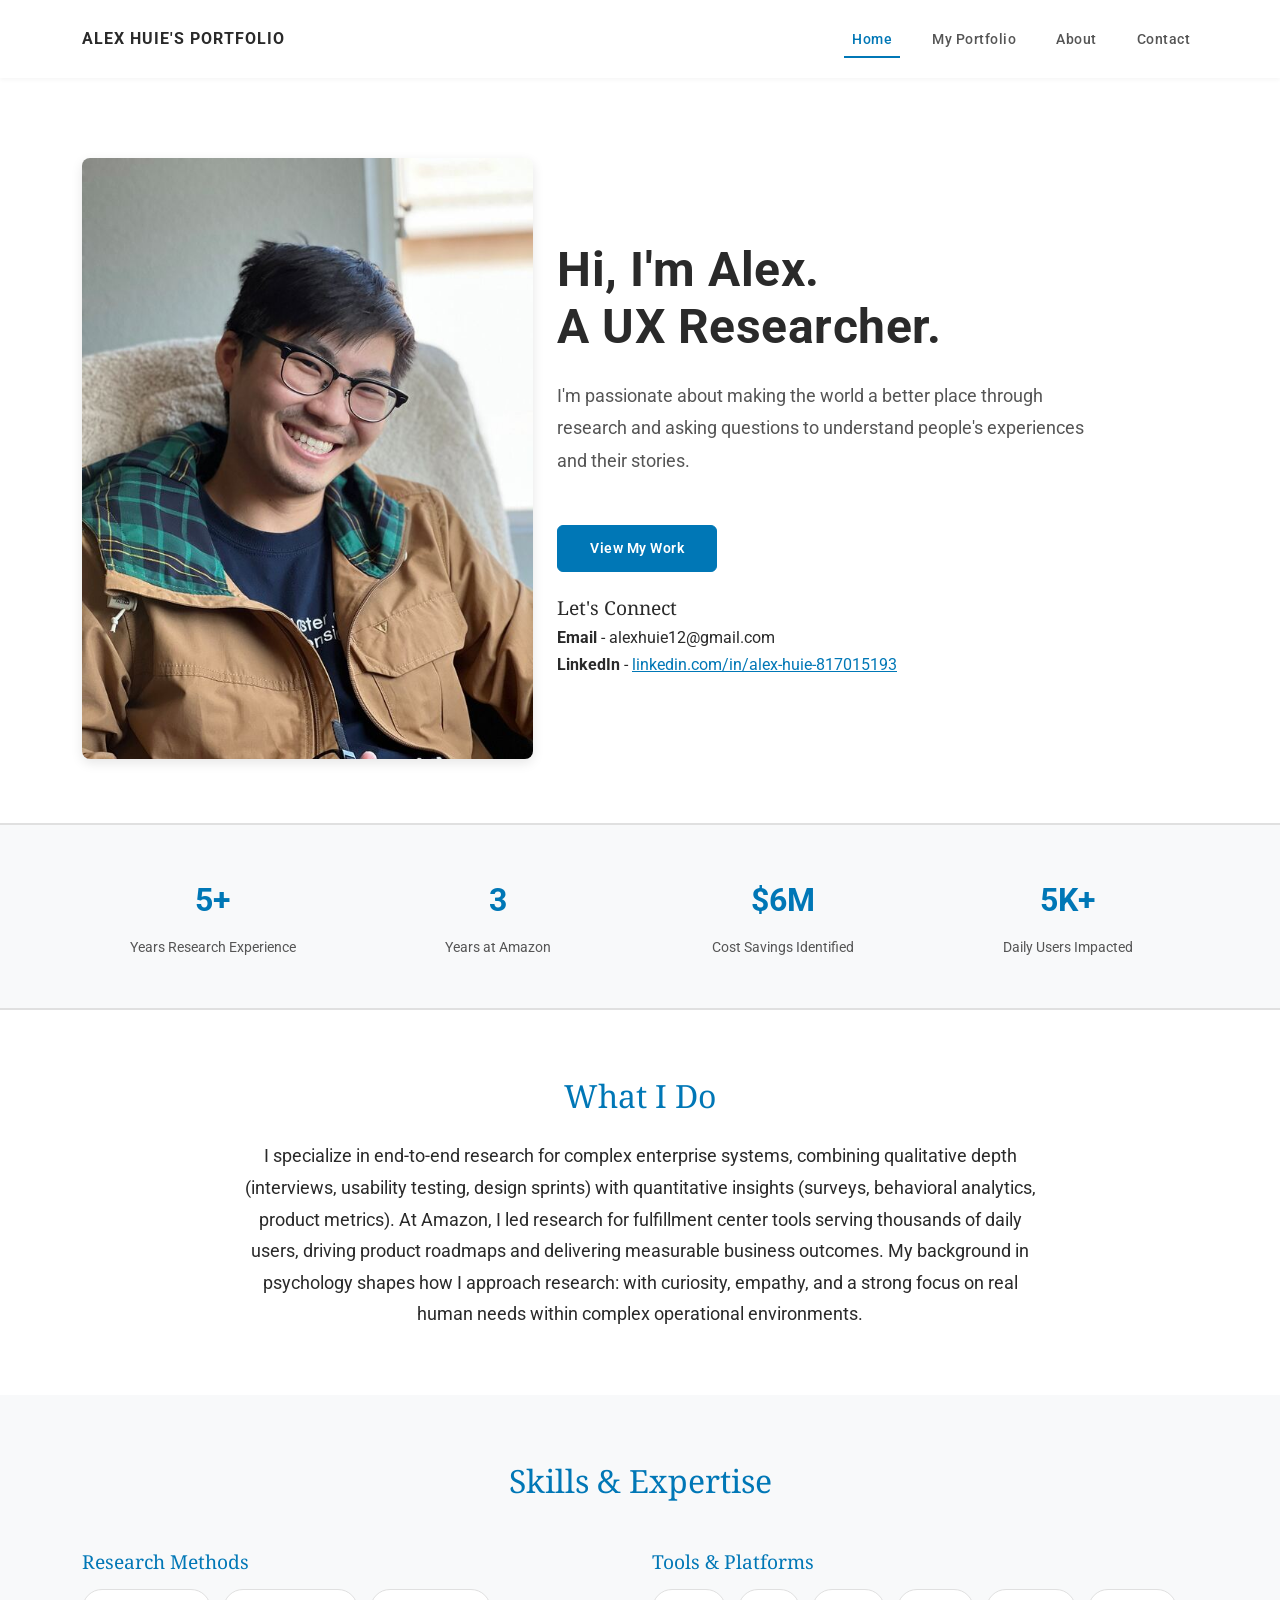
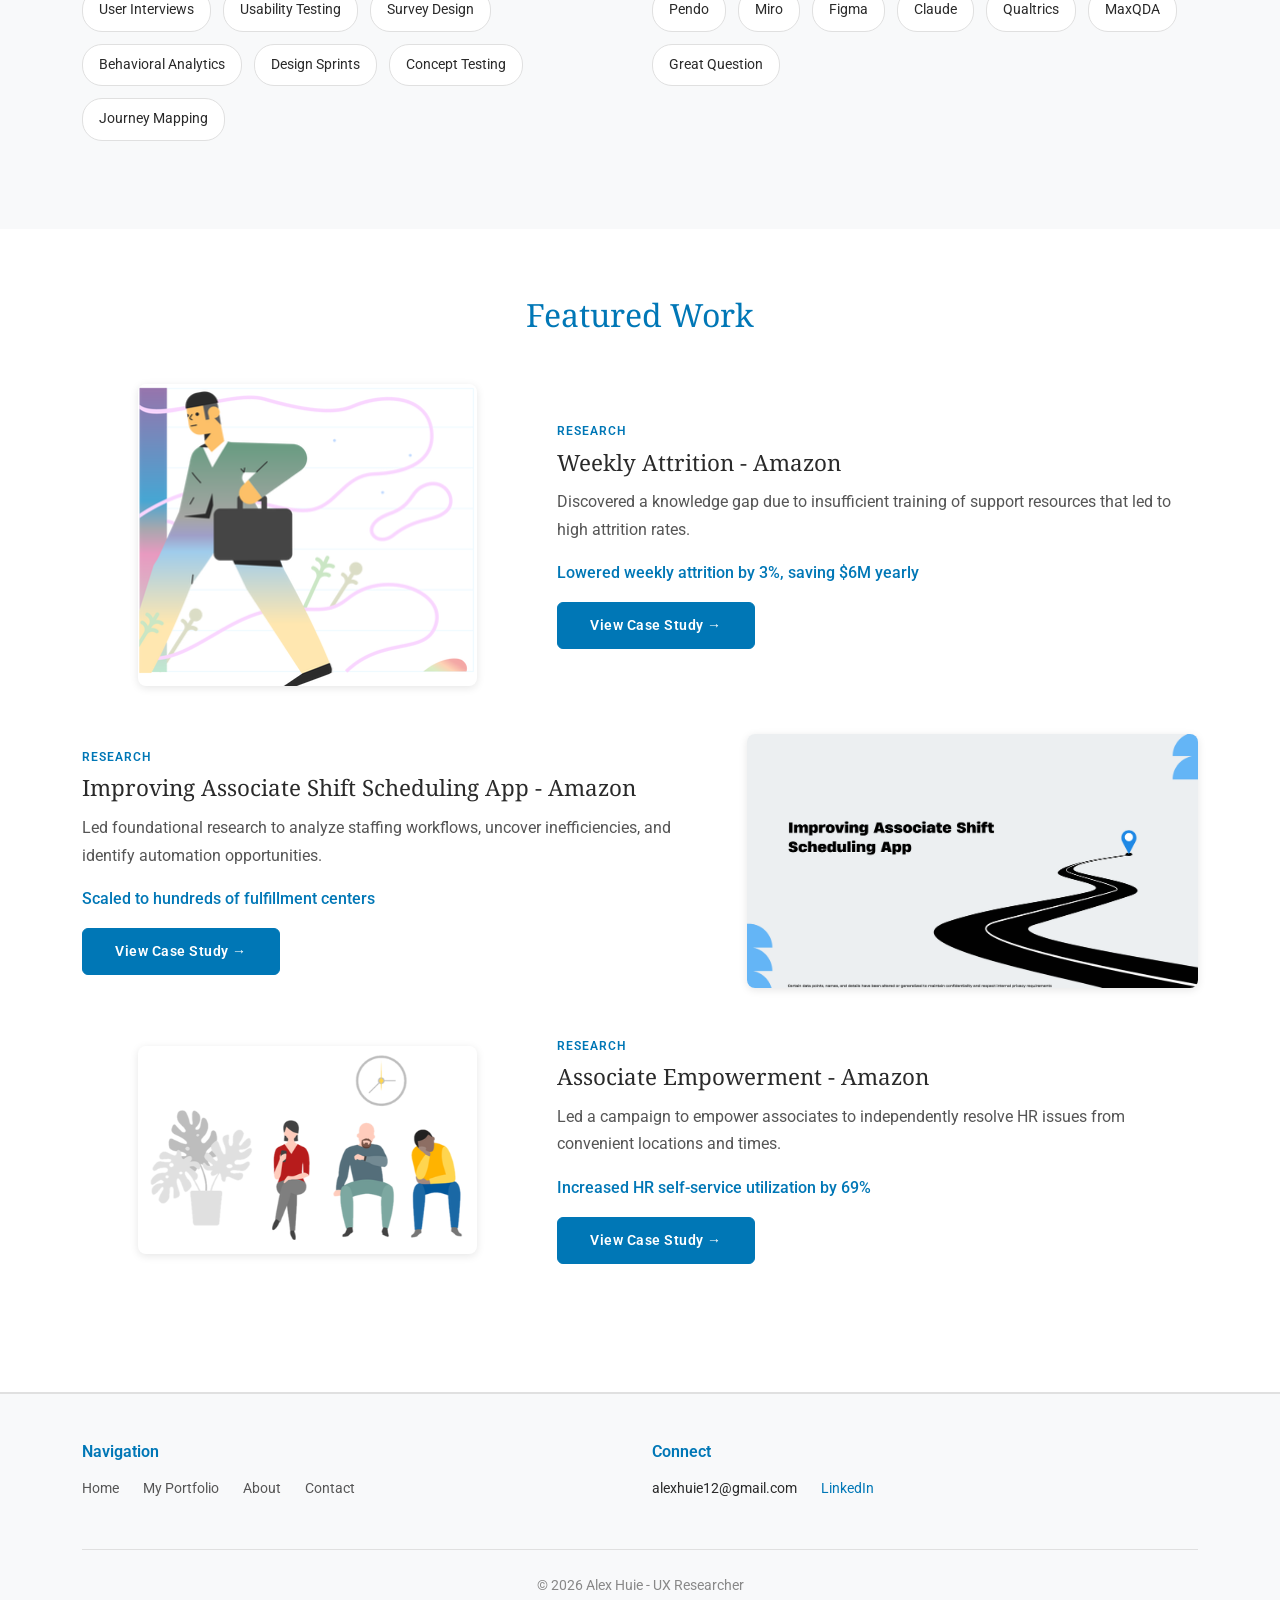
<file: index.html>
<!DOCTYPE html>
<html lang="en">
<head>
  <meta charset="UTF-8">
  <meta name="viewport" content="width=device-width, initial-scale=1.0">
  <meta http-equiv="Content-Security-Policy" content="upgrade-insecure-requests">
  <meta name="referrer" content="no-referrer">
  <title>Alex Huie - UX Researcher</title>
  <link rel="stylesheet" href="css/bootstrap.min.css">
  <link rel="stylesheet" href="css/styles.css?v=7">
</head>
<body>

  <!-- Navbar -->
  <nav class="navbar navbar-expand-md navbar-light bg-white">
    <div class="container">
      <a class="navbar-brand" href="index.html">Alex Huie's Portfolio</a>
      <button class="navbar-toggler" type="button" data-bs-toggle="collapse" data-bs-target="#mainNav">
        <span class="navbar-toggler-icon"></span>
      </button>
      <div class="collapse navbar-collapse justify-content-end" id="mainNav">
        <ul class="navbar-nav">
          <li class="nav-item"><a class="nav-link active" href="index.html">Home</a></li>
          <li class="nav-item"><a class="nav-link" href="my-portfolio.html">My Portfolio</a></li>
          <li class="nav-item"><a class="nav-link" href="about.html">About</a></li>
          <li class="nav-item"><a class="nav-link" href="contact.html">Contact</a></li>
        </ul>
      </div>
    </div>
  </nav>

  <!-- Hero -->
  <section class="hero">
    <div class="container">
      <div class="row align-items-center">
        <div class="col-md-5 mb-4 mb-md-0">
          <img src="resources/images/alex_face_pic.jpg" alt="Alex Huie" class="hero-img">
        </div>
        <div class="col-md-7">
          <h1 class="hero-title">Hi, I'm Alex.<br>A UX Researcher.</h1>
          <p class="hero-tagline">I'm passionate about making the world a better place through research and asking questions to understand people's experiences and their stories.</p>
          <a href="my-portfolio.html" class="btn btn-dark mt-3">View My Work</a>

          <div class="mt-4">
            <h3 style="font-size: 1.2rem; margin-bottom: 0.5rem;">Let's Connect</h3>
            <p style="margin-bottom: 0.25rem; line-height: 1.4;"><strong>Email</strong> - <span id="email-display"></span></p>
            <p style="margin-bottom: 0; line-height: 1.4;"><strong>LinkedIn</strong> - <a href="https://www.linkedin.com/in/alex-huie-817015193/" target="_blank" rel="noopener" class="standard-link">linkedin.com/in/alex-huie-817015193</a></p>
          </div>
        </div>
      </div>
    </div>
  </section>

  <!-- Stats Bar -->
  <section style="background-color: #f8f9fa; padding: 3rem 0; border-top: 2px solid var(--border-color); border-bottom: 2px solid var(--border-color);">
    <div class="container">
      <div class="row text-center">
        <div class="col-md-3 col-6 mb-3 mb-md-0">
          <div style="font-size: 2rem; font-weight: 700; color: var(--accent-color); margin-bottom: 0.5rem;">5+</div>
          <div style="font-size: 0.9rem; color: var(--text-medium);">Years Research Experience</div>
        </div>
        <div class="col-md-3 col-6 mb-3 mb-md-0">
          <div style="font-size: 2rem; font-weight: 700; color: var(--accent-color); margin-bottom: 0.5rem;">3</div>
          <div style="font-size: 0.9rem; color: var(--text-medium);">Years at Amazon</div>
        </div>
        <div class="col-md-3 col-6">
          <div style="font-size: 2rem; font-weight: 700; color: var(--accent-color); margin-bottom: 0.5rem;">$6M</div>
          <div style="font-size: 0.9rem; color: var(--text-medium);">Cost Savings Identified</div>
        </div>
        <div class="col-md-3 col-6">
          <div style="font-size: 2rem; font-weight: 700; color: var(--accent-color); margin-bottom: 0.5rem;">5K+</div>
          <div style="font-size: 0.9rem; color: var(--text-medium);">Daily Users Impacted</div>
        </div>
      </div>
    </div>
  </section>

  <!-- What I Do -->
  <section style="padding: 4rem 0;">
    <div class="container">
      <div style="max-width: 800px; margin: 0 auto; text-align: center;">
        <h2 style="margin-bottom: 1.5rem;">What I Do</h2>
        <p style="font-size: 1.1rem; line-height: 1.8; color: var(--text-dark); margin-bottom: 0;">
          I specialize in end-to-end research for complex enterprise systems, combining qualitative depth (interviews, usability testing, design sprints) with quantitative insights (surveys, behavioral analytics, product metrics). At Amazon, I led research for fulfillment center tools serving thousands of daily users, driving product roadmaps and delivering measurable business outcomes. My background in psychology shapes how I approach research: with curiosity, empathy, and a strong focus on real human needs within complex operational environments.
        </p>
      </div>
    </div>
  </section>

  <!-- Skills -->
  <section style="background-color: #f8f9fa; padding: 4rem 0;">
    <div class="container">
      <h2 style="text-align: center; margin-bottom: 3rem;">Skills & Expertise</h2>
      <div class="row">
        <div class="col-md-6 mb-4">
          <h3 style="font-size: 1.2rem; color: var(--accent-color); margin-bottom: 1rem;">Research Methods</h3>
          <div style="display: flex; flex-wrap: wrap; gap: 0.75rem;">
            <span style="background: white; padding: 0.5rem 1rem; border-radius: 20px; font-size: 0.9rem; border: 1px solid var(--border-color); white-space: nowrap;">User Interviews</span>
            <span style="background: white; padding: 0.5rem 1rem; border-radius: 20px; font-size: 0.9rem; border: 1px solid var(--border-color); white-space: nowrap;">Usability Testing</span>
            <span style="background: white; padding: 0.5rem 1rem; border-radius: 20px; font-size: 0.9rem; border: 1px solid var(--border-color); white-space: nowrap;">Survey Design</span>
            <span style="background: white; padding: 0.5rem 1rem; border-radius: 20px; font-size: 0.9rem; border: 1px solid var(--border-color); white-space: nowrap;">Behavioral Analytics</span>
            <span style="background: white; padding: 0.5rem 1rem; border-radius: 20px; font-size: 0.9rem; border: 1px solid var(--border-color); white-space: nowrap;">Design Sprints</span>
            <span style="background: white; padding: 0.5rem 1rem; border-radius: 20px; font-size: 0.9rem; border: 1px solid var(--border-color); white-space: nowrap;">Concept Testing</span>
            <span style="background: white; padding: 0.5rem 1rem; border-radius: 20px; font-size: 0.9rem; border: 1px solid var(--border-color); white-space: nowrap;">Journey Mapping</span>
          </div>
        </div>
        <div class="col-md-6 mb-4">
          <h3 style="font-size: 1.2rem; color: var(--accent-color); margin-bottom: 1rem;">Tools & Platforms</h3>
          <div style="display: flex; flex-wrap: wrap; gap: 0.75rem;">
            <span style="background: white; padding: 0.5rem 1rem; border-radius: 20px; font-size: 0.9rem; border: 1px solid var(--border-color); white-space: nowrap;">Pendo</span>
            <span style="background: white; padding: 0.5rem 1rem; border-radius: 20px; font-size: 0.9rem; border: 1px solid var(--border-color); white-space: nowrap;">Miro</span>
            <span style="background: white; padding: 0.5rem 1rem; border-radius: 20px; font-size: 0.9rem; border: 1px solid var(--border-color); white-space: nowrap;">Figma</span>
            <span style="background: white; padding: 0.5rem 1rem; border-radius: 20px; font-size: 0.9rem; border: 1px solid var(--border-color); white-space: nowrap;">Claude</span>
            <span style="background: white; padding: 0.5rem 1rem; border-radius: 20px; font-size: 0.9rem; border: 1px solid var(--border-color); white-space: nowrap;">Qualtrics</span>
            <span style="background: white; padding: 0.5rem 1rem; border-radius: 20px; font-size: 0.9rem; border: 1px solid var(--border-color); white-space: nowrap;">MaxQDA</span>
            <span style="background: white; padding: 0.5rem 1rem; border-radius: 20px; font-size: 0.9rem; border: 1px solid var(--border-color); white-space: nowrap;">Great Question</span>
          </div>
        </div>
      </div>
    </div>
  </section>

  <!-- Featured Projects -->
  <section style="padding: 4rem 0;">
    <div class="container">
      <h2 style="text-align: center; margin-bottom: 3rem;">Featured Work</h2>

      <!-- Project 1 -->
      <div class="row align-items-center mb-5">
        <div class="col-md-5 mb-3 mb-md-0">
          <img src="resources/images/amazon%20weekly%20attrition/amazon weekly attrition thumbnail.png" alt="Weekly Attrition Research" style="width: 75%; height: auto; border-radius: 8px; box-shadow: 0 2px 8px rgba(0,0,0,0.1); display: block; margin: 0 auto;">
        </div>
        <div class="col-md-7">
          <div style="font-size: 0.75rem; font-weight: 600; text-transform: uppercase; letter-spacing: 1px; color: var(--accent-color); margin-bottom: 0.5rem;">Research</div>
          <h3 style="margin-bottom: 0.75rem;">Weekly Attrition - Amazon</h3>
          <p style="color: var(--text-medium); margin-bottom: 1rem;">Discovered a knowledge gap due to insufficient training of support resources that led to high attrition rates.</p>
          <p style="font-weight: 500; color: var(--accent-color); margin-bottom: 1rem;">Lowered weekly attrition by 3%, saving $6M yearly</p>
          <a href="weekly-attrition---amazon.html" class="btn btn-dark">View Case Study →</a>
        </div>
      </div>

      <!-- Project 2 -->
      <div class="row align-items-center mb-5" style="flex-direction: row-reverse;">
        <div class="col-md-5 mb-3 mb-md-0">
          <img src="resources/images/amazon improving associate scheduling app/amazon improving aa scheduling app thumbnail.png" alt="Scheduling App Research" style="width: 100%; height: auto; border-radius: 8px; box-shadow: 0 2px 8px rgba(0,0,0,0.1);">
        </div>
        <div class="col-md-7">
          <div style="font-size: 0.75rem; font-weight: 600; text-transform: uppercase; letter-spacing: 1px; color: var(--accent-color); margin-bottom: 0.5rem;">Research</div>
          <h3 style="margin-bottom: 0.75rem;">Improving Associate Shift Scheduling App - Amazon</h3>
          <p style="color: var(--text-medium); margin-bottom: 1rem;">Led foundational research to analyze staffing workflows, uncover inefficiencies, and identify automation opportunities.</p>
          <p style="font-weight: 500; color: var(--accent-color); margin-bottom: 1rem;">Scaled to hundreds of fulfillment centers</p>
          <a href="improving-associate-shift-scheduling-app.html" class="btn btn-dark">View Case Study →</a>
        </div>
      </div>

      <!-- Project 3 -->
      <div class="row align-items-center">
        <div class="col-md-5 mb-3 mb-md-0">
          <img src="resources/images/amazon%20associate%20empowerment/amazon associate empowerment thumbnail.png" alt="Associate Empowerment" style="width: 75%; height: auto; border-radius: 8px; box-shadow: 0 2px 8px rgba(0,0,0,0.1); display: block; margin: 0 auto;">
        </div>
        <div class="col-md-7">
          <div style="font-size: 0.75rem; font-weight: 600; text-transform: uppercase; letter-spacing: 1px; color: var(--accent-color); margin-bottom: 0.5rem;">Research</div>
          <h3 style="margin-bottom: 0.75rem;">Associate Empowerment - Amazon</h3>
          <p style="color: var(--text-medium); margin-bottom: 1rem;">Led a campaign to empower associates to independently resolve HR issues from convenient locations and times.</p>
          <p style="font-weight: 500; color: var(--accent-color); margin-bottom: 1rem;">Increased HR self-service utilization by 69%</p>
          <a href="associate-empowerment---amazon.html" class="btn btn-dark">View Case Study →</a>
        </div>
      </div>
    </div>
  </section>

  <!-- Footer -->
  <footer style="background-color: #f8f9fa; border-top: 2px solid #e0e0e0; padding: 3rem 0 2rem; margin-top: 4rem;">
    <div class="container">
      <div class="row">
        <div class="col-md-6 mb-3" style="text-align: left;">
          <h4 style="font-size: 1rem; color: #0077b6; margin-bottom: 1rem; font-weight: 600;">Navigation</h4>
          <div style="display: flex; gap: 1.5rem; flex-wrap: wrap;">
            <a href="index.html" style="color: #555; text-decoration: none; font-size: 0.9rem;">Home</a>
            <a href="my-portfolio.html" style="color: #555; text-decoration: none; font-size: 0.9rem;">My Portfolio</a>
            <a href="about.html" style="color: #555; text-decoration: none; font-size: 0.9rem;">About</a>
            <a href="contact.html" style="color: #555; text-decoration: none; font-size: 0.9rem;">Contact</a>
          </div>
        </div>
        <div class="col-md-6 mb-3" style="text-align: left;">
          <h4 style="font-size: 1rem; color: #0077b6; margin-bottom: 1rem; font-weight: 600;">Connect</h4>
          <div style="display: flex; gap: 1.5rem; flex-wrap: wrap;">
            <span id="footer-email" style="font-size: 0.9rem;"></span>
            <a href="https://www.linkedin.com/in/alex-huie-817015193/" target="_blank" rel="noopener" style="color: #0077b6; text-decoration: none; font-size: 0.9rem;">LinkedIn</a>
          </div>
        </div>
      </div>
      <div style="border-top: 1px solid #e0e0e0; margin-top: 2rem; padding-top: 1.5rem; text-align: center;">
        <p style="color: #888; font-size: 0.875rem; margin: 0;">© 2026 Alex Huie - UX Researcher</p>
      </div>
    </div>
  </footer>

  <script src="js/bootstrap.bundle.min.js"></script>
  <script>
    // Construct email to avoid bot scraping
    const user = 'alexhuie12';
    const domain = 'gmail.com';
    const email = user + '@' + domain;
    document.getElementById('email-display').textContent = email;
    document.getElementById('footer-email').textContent = email;

    // Disable right-click
    document.addEventListener('contextmenu', event => event.preventDefault());
  </script>
</body>
</html>
</file>
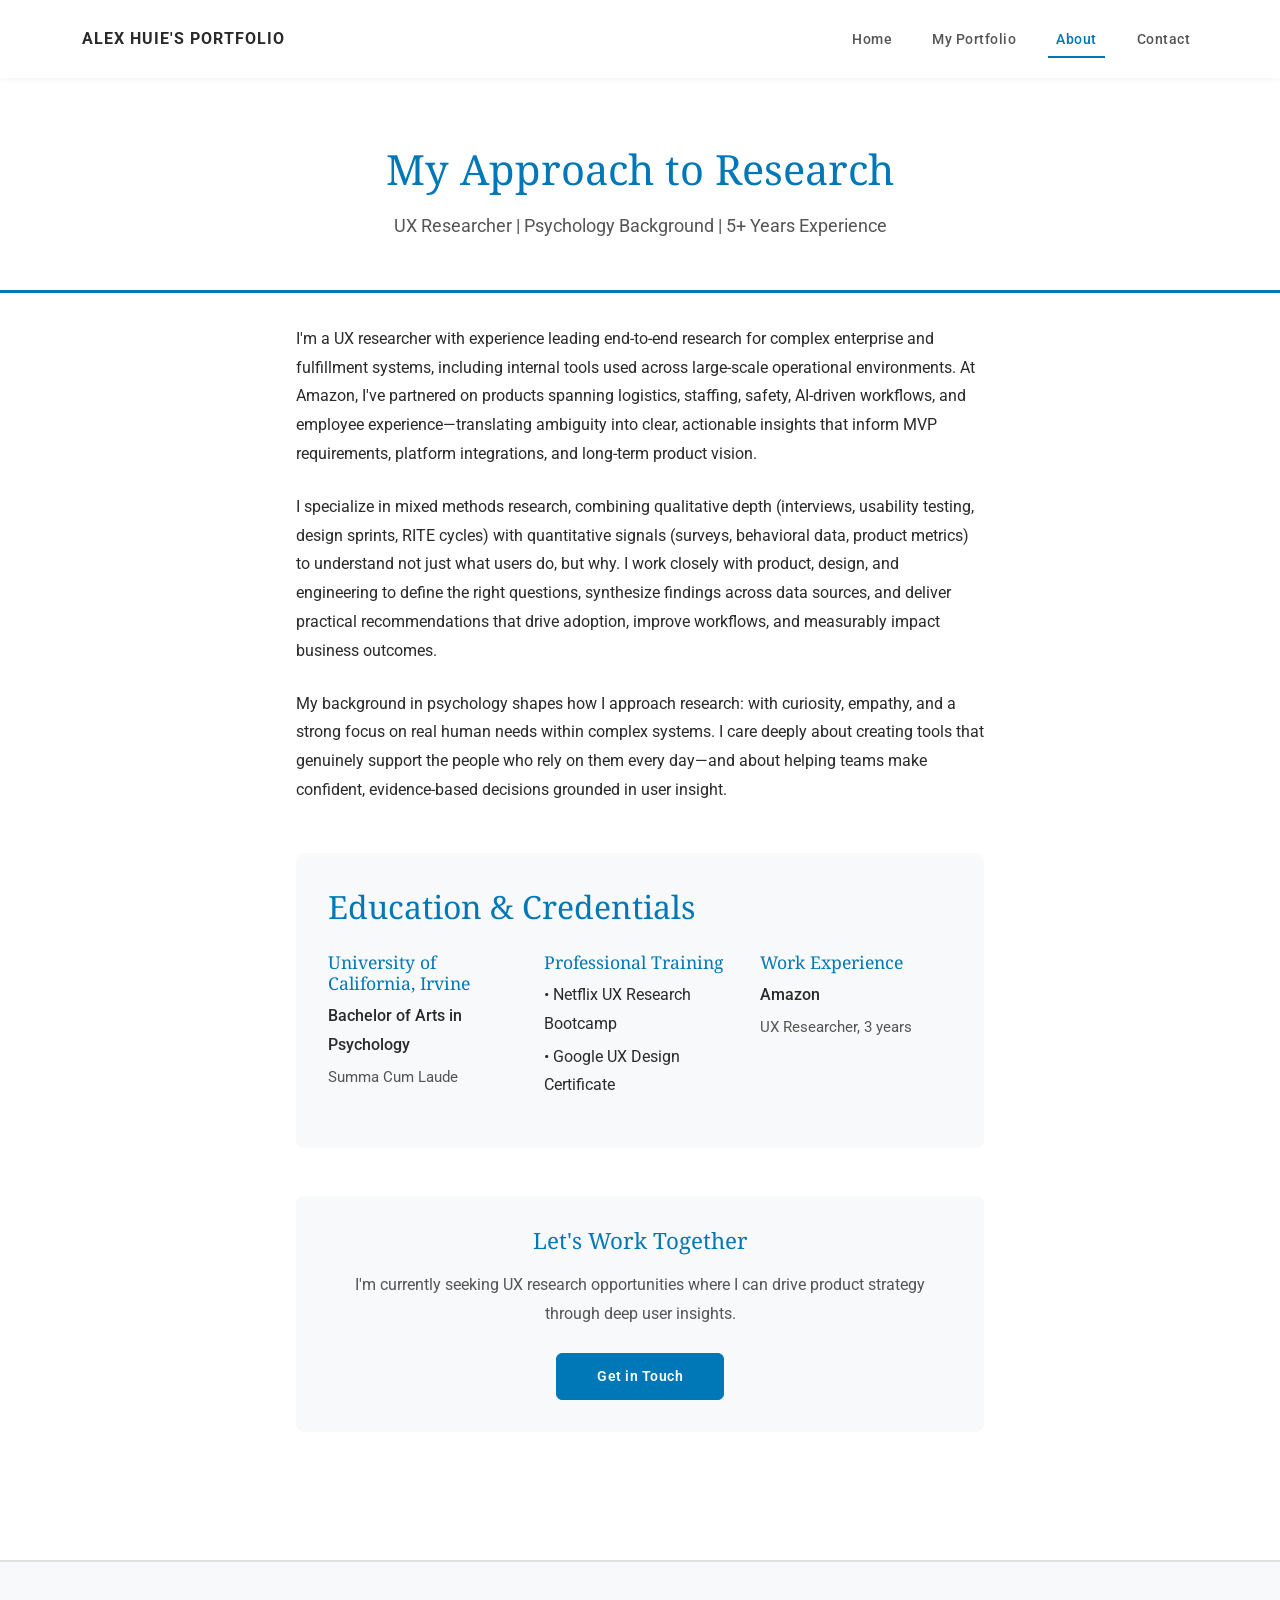
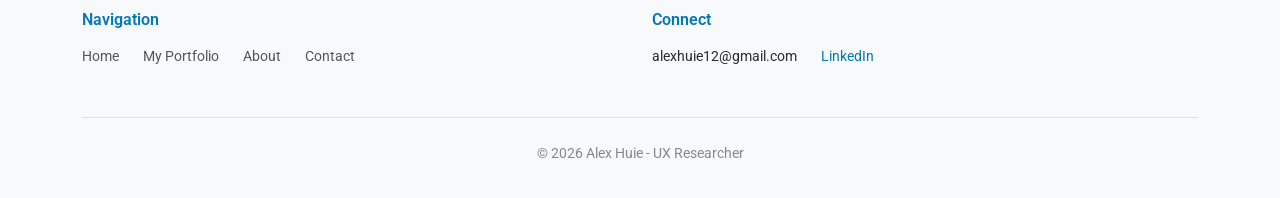
<file: about.html>
<!DOCTYPE html>
<html lang="en">
<head>
  <meta charset="UTF-8">
  <meta name="viewport" content="width=device-width, initial-scale=1.0">
  <meta http-equiv="Content-Security-Policy" content="upgrade-insecure-requests">
  <meta name="referrer" content="no-referrer">
  <title>About - Alex Huie</title>
  <link rel="stylesheet" href="css/bootstrap.min.css">
  <link rel="stylesheet" href="css/styles.css?v=7">
</head>
<body>

  <!-- Navbar -->
  <nav class="navbar navbar-expand-md navbar-light bg-white">
    <div class="container">
      <a class="navbar-brand" href="index.html">Alex Huie's Portfolio</a>
      <button class="navbar-toggler" type="button" data-bs-toggle="collapse" data-bs-target="#mainNav">
        <span class="navbar-toggler-icon"></span>
      </button>
      <div class="collapse navbar-collapse justify-content-end" id="mainNav">
        <ul class="navbar-nav">
          <li class="nav-item"><a class="nav-link" href="index.html">Home</a></li>
          <li class="nav-item"><a class="nav-link" href="my-portfolio.html">My Portfolio</a></li>
          <li class="nav-item"><a class="nav-link active" href="about.html">About</a></li>
          <li class="nav-item"><a class="nav-link" href="contact.html">Contact</a></li>
        </ul>
      </div>
    </div>
  </nav>

  <!-- Page Header -->
  <div class="page-header">
    <div class="container" style="text-align: center;">
      <h1 style="color: var(--accent-color);">My Approach to Research</h1>
      <p style="color: var(--text-medium); margin-top: 1rem; font-size: 1.1rem;">UX Researcher | Psychology Background | 5+ Years Experience</p>
    </div>
  </div>

  <!-- About Content -->
  <div class="container about-content">

    <!-- My Approach -->
    <div style="margin-bottom: 3rem;">
      <p>I'm a UX researcher with experience leading end-to-end research for complex enterprise and fulfillment systems, including internal tools used across large-scale operational environments. At Amazon, I've partnered on products spanning logistics, staffing, safety, AI-driven workflows, and employee experience—translating ambiguity into clear, actionable insights that inform MVP requirements, platform integrations, and long-term product vision.</p>
      <p>I specialize in mixed methods research, combining qualitative depth (interviews, usability testing, design sprints, RITE cycles) with quantitative signals (surveys, behavioral data, product metrics) to understand not just what users do, but why. I work closely with product, design, and engineering to define the right questions, synthesize findings across data sources, and deliver practical recommendations that drive adoption, improve workflows, and measurably impact business outcomes.</p>
      <p>My background in psychology shapes how I approach research: with curiosity, empathy, and a strong focus on real human needs within complex systems. I care deeply about creating tools that genuinely support the people who rely on them every day—and about helping teams make confident, evidence-based decisions grounded in user insight.</p>
    </div>

    <!-- Education & Credentials -->
    <div style="background-color: #f8f9fa; padding: 2rem; border-radius: 8px; margin-bottom: 3rem;">
      <h2 style="margin-bottom: 1.5rem;">Education & Credentials</h2>
      <div class="row">
        <div class="col-md-4 mb-3">
          <h3 style="font-size: 1.1rem; color: var(--accent-color); margin-bottom: 0.5rem;">University of California, Irvine</h3>
          <p style="margin-bottom: 0.25rem; font-weight: 500;">Bachelor of Arts in Psychology</p>
          <p style="margin-bottom: 0; color: var(--text-medium); font-size: 0.95rem;">Summa Cum Laude</p>
        </div>
        <div class="col-md-4 mb-3">
          <h3 style="font-size: 1.1rem; color: var(--accent-color); margin-bottom: 0.5rem;">Professional Training</h3>
          <p style="margin-bottom: 0.25rem;">• Netflix UX Research Bootcamp</p>
          <p style="margin-bottom: 0;">• Google UX Design Certificate</p>
        </div>
        <div class="col-md-4 mb-3">
          <h3 style="font-size: 1.1rem; color: var(--accent-color); margin-bottom: 0.5rem;">Work Experience</h3>
          <p style="margin-bottom: 0.25rem; font-weight: 500;">Amazon</p>
          <p style="margin-bottom: 0; color: var(--text-medium); font-size: 0.95rem;">UX Researcher, 3 years</p>
        </div>
      </div>
    </div>

    <!-- CTA -->
    <div style="text-align: center; padding: 2rem; background-color: #f8f9fa; border-radius: 8px;">
      <h3 style="margin-bottom: 1rem; color: var(--accent-color);">Let's Work Together</h3>
      <p style="color: var(--text-medium); margin-bottom: 1.5rem;">I'm currently seeking UX research opportunities where I can drive product strategy through deep user insights.</p>
      <a href="contact.html" class="btn btn-dark" style="padding: 0.75rem 2.5rem;">Get in Touch</a>
    </div>

  </div>

  <!-- Footer -->
  <footer style="background-color: #f8f9fa; border-top: 2px solid #e0e0e0; padding: 3rem 0 2rem; margin-top: 4rem;">
    <div class="container">
      <div class="row">
        <div class="col-md-6 mb-3" style="text-align: left;">
          <h4 style="font-size: 1rem; color: #0077b6; margin-bottom: 1rem; font-weight: 600;">Navigation</h4>
          <div style="display: flex; gap: 1.5rem; flex-wrap: wrap;">
            <a href="index.html" style="color: #555; text-decoration: none; font-size: 0.9rem;">Home</a>
            <a href="my-portfolio.html" style="color: #555; text-decoration: none; font-size: 0.9rem;">My Portfolio</a>
            <a href="about.html" style="color: #555; text-decoration: none; font-size: 0.9rem;">About</a>
            <a href="contact.html" style="color: #555; text-decoration: none; font-size: 0.9rem;">Contact</a>
          </div>
        </div>
        <div class="col-md-6 mb-3" style="text-align: left;">
          <h4 style="font-size: 1rem; color: #0077b6; margin-bottom: 1rem; font-weight: 600;">Connect</h4>
          <div style="display: flex; gap: 1.5rem; flex-wrap: wrap;">
            <span id="footer-email" style="font-size: 0.9rem;"></span>
            <a href="https://www.linkedin.com/in/alex-huie-817015193/" target="_blank" rel="noopener" style="color: #0077b6; text-decoration: none; font-size: 0.9rem;">LinkedIn</a>
          </div>
        </div>
      </div>
      <div style="border-top: 1px solid #e0e0e0; margin-top: 2rem; padding-top: 1.5rem; text-align: center;">
        <p style="color: #888; font-size: 0.875rem; margin: 0;">© 2026 Alex Huie - UX Researcher</p>
      </div>
    </div>
  </footer>

  <script src="js/bootstrap.bundle.min.js"></script>
  <script>
    // Construct email to avoid bot scraping
    const user = 'alexhuie12';
    const domain = 'gmail.com';
    const email = user + '@' + domain;
    document.getElementById('footer-email').textContent = email;

    // Disable right-click
    document.addEventListener('contextmenu', event => event.preventDefault());
  </script>
</body>
</html>
</file>
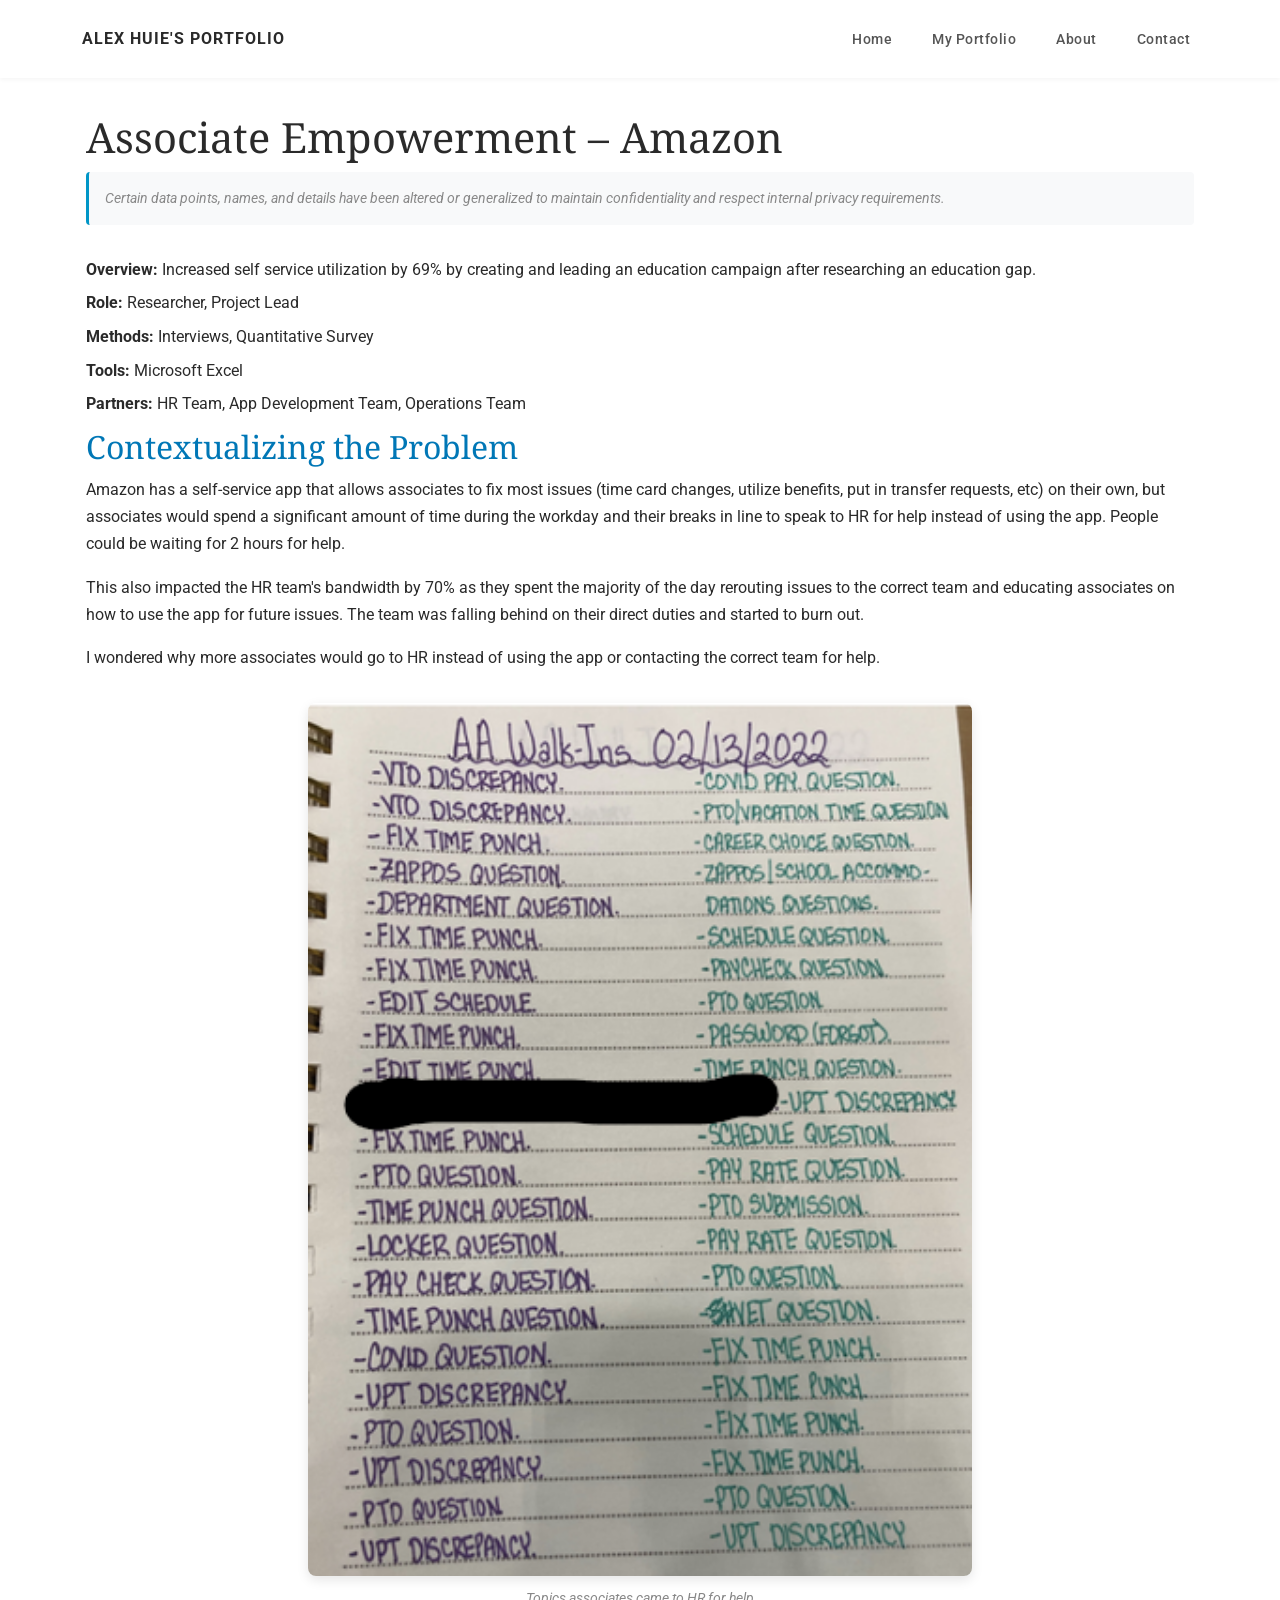
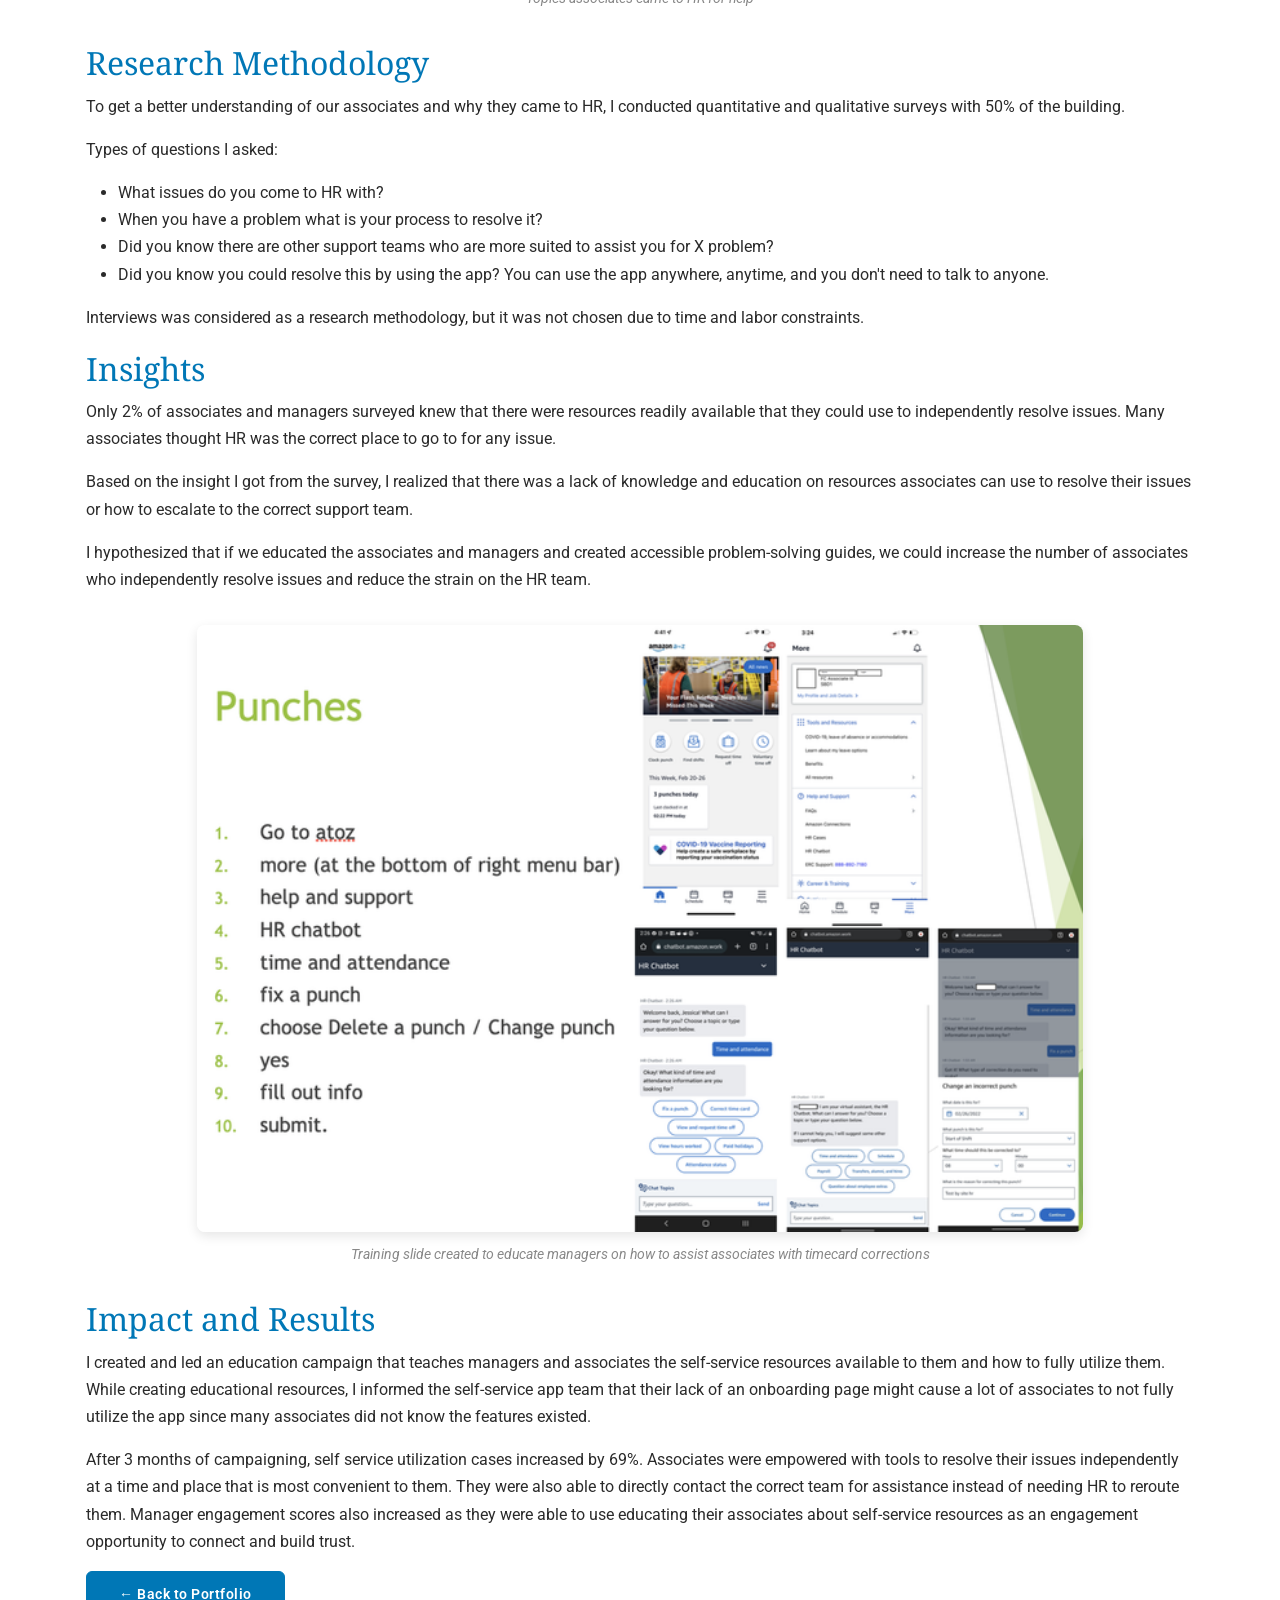
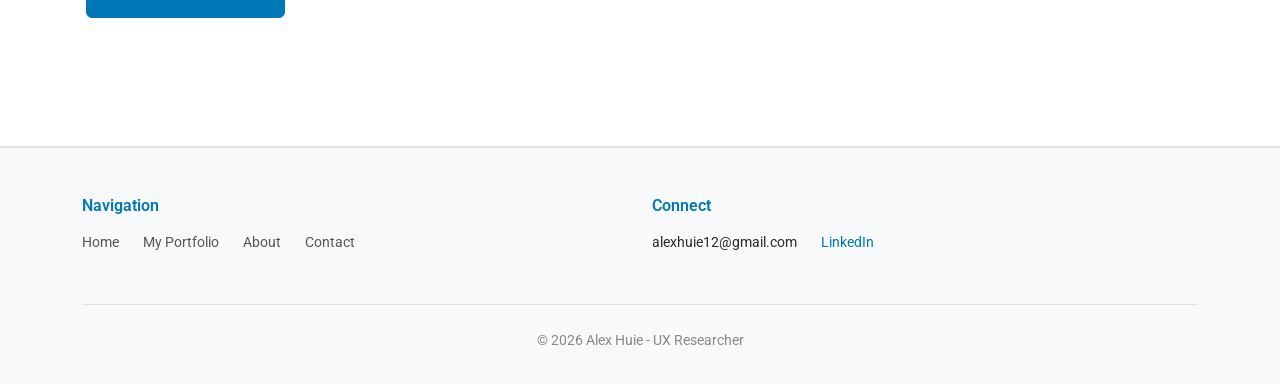
<file: associate-empowerment---amazon.html>
<!DOCTYPE html>
<html lang="en">
<head>
  <meta charset="UTF-8">
  <meta name="viewport" content="width=device-width, initial-scale=1.0">
  <meta http-equiv="Content-Security-Policy" content="upgrade-insecure-requests">
  <meta name="referrer" content="no-referrer">
  <title>Associate Empowerment - Alex Huie</title>
  <link rel="stylesheet" href="css/bootstrap.min.css">
  <link rel="stylesheet" href="css/styles.css?v=7">
</head>
<body>

  <!-- Navbar -->
  <nav class="navbar navbar-expand-md navbar-light bg-white">
    <div class="container">
      <a class="navbar-brand" href="index.html">Alex Huie's Portfolio</a>
      <button class="navbar-toggler" type="button" data-bs-toggle="collapse" data-bs-target="#mainNav">
        <span class="navbar-toggler-icon"></span>
      </button>
      <div class="collapse navbar-collapse justify-content-end" id="mainNav">
        <ul class="navbar-nav">
          <li class="nav-item"><a class="nav-link" href="index.html">Home</a></li>
          <li class="nav-item"><a class="nav-link" href="my-portfolio.html">My Portfolio</a></li>
          <li class="nav-item"><a class="nav-link" href="about.html">About</a></li>
          <li class="nav-item"><a class="nav-link" href="contact.html">Contact</a></li>
        </ul>
      </div>
    </div>
  </nav>

  <!-- Case Study -->
  <div class="container case-study">
    <h1>Associate Empowerment &ndash; Amazon</h1>
    <p class="disclaimer">Certain data points, names, and details have been altered or generalized to maintain confidentiality and respect internal privacy requirements.</p>

    <!-- Case Study Content -->
    <div class="case-study-content">
      <div class="case-study-meta">
        <p><strong>Overview:</strong> Increased self service utilization by 69% by creating and leading an education campaign after researching an education gap.</p>
        <p><strong>Role:</strong> Researcher, Project Lead</p>
        <p><strong>Methods:</strong> Interviews, Quantitative Survey</p>
        <p><strong>Tools:</strong> Microsoft Excel</p>
        <p><strong>Partners:</strong> HR Team, App Development Team, Operations Team</p>
      </div>

      <h2>Contextualizing the Problem</h2>
      <p>Amazon has a self-service app that allows associates to fix most issues (time card changes, utilize benefits, put in transfer requests, etc) on their own, but associates would spend a significant amount of time during the workday and their breaks in line to speak to HR for help instead of using the app. People could be waiting for 2 hours for help.</p>

      <p>This also impacted the HR team's bandwidth by 70% as they spent the majority of the day rerouting issues to the correct team and educating associates on how to use the app for future issues. The team was falling behind on their direct duties and started to burn out.</p>

      <p>I wondered why more associates would go to HR instead of using the app or contacting the correct team for help.</p>

      <!-- Image: Topics associates came to HR for help -->
      <div class="case-study-image">
        <img src="resources/images/amazon%20associate%20empowerment/associate%20empowerment%20topic%20list%20tracker.png" alt="Topics associates came to HR for help" style="width: 60%; margin: 0 auto;">
        <p class="image-caption">Topics associates came to HR for help</p>
      </div>

      <h2>Research Methodology</h2>
      <p>To get a better understanding of our associates and why they came to HR, I conducted quantitative and qualitative surveys with 50% of the building.</p>

      <p>Types of questions I asked:</p>
      <ul>
        <li>What issues do you come to HR with?</li>
        <li>When you have a problem what is your process to resolve it?</li>
        <li>Did you know there are other support teams who are more suited to assist you for X problem?</li>
        <li>Did you know you could resolve this by using the app? You can use the app anywhere, anytime, and you don't need to talk to anyone.</li>
      </ul>

      <p>Interviews was considered as a research methodology, but it was not chosen due to time and labor constraints.</p>

      <h2>Insights</h2>
      <p>Only 2% of associates and managers surveyed knew that there were resources readily available that they could use to independently resolve issues. Many associates thought HR was the correct place to go to for any issue.</p>

      <p>Based on the insight I got from the survey, I realized that there was a lack of knowledge and education on resources associates can use to resolve their issues or how to escalate to the correct support team.</p>

      <p>I hypothesized that if we educated the associates and managers and created accessible problem-solving guides, we could increase the number of associates who independently resolve issues and reduce the strain on the HR team.</p>

      <!-- Image: Training slide created to educate managers on how to assist associates with timecard corrections -->
      <div class="case-study-image">
        <img src="resources/images/amazon%20associate%20empowerment/amazon associate empowerment training slide.png" alt="Training slide created to educate managers on how to assist associates with timecard corrections" style="width: 80%; margin: 0 auto;">
        <p class="image-caption">Training slide created to educate managers on how to assist associates with timecard corrections</p>
      </div>

      <h2>Impact and Results</h2>
      <p>I created and led an education campaign that teaches managers and associates the self-service resources available to them and how to fully utilize them. While creating educational resources, I informed the self-service app team that their lack of an onboarding page might cause a lot of associates to not fully utilize the app since many associates did not know the features existed.</p>

      <p>After 3 months of campaigning, self service utilization cases increased by 69%. Associates were empowered with tools to resolve their issues independently at a time and place that is most convenient to them. They were also able to directly contact the correct team for assistance instead of needing HR to reroute them. Manager engagement scores also increased as they were able to use educating their associates about self-service resources as an engagement opportunity to connect and build trust.</p>
    </div>

    <a href="my-portfolio.html#associate-empowerment" class="btn btn-dark">&larr; Back to Portfolio</a>
  </div>

  <!-- Footer -->
  <footer style="background-color: #f8f9fa; border-top: 2px solid #e0e0e0; padding: 3rem 0 2rem; margin-top: 4rem;">
    <div class="container">
      <div class="row">
        <div class="col-md-6 mb-3" style="text-align: left;">
          <h4 style="font-size: 1rem; color: #0077b6; margin-bottom: 1rem; font-weight: 600;">Navigation</h4>
          <div style="display: flex; gap: 1.5rem; flex-wrap: wrap;">
            <a href="index.html" style="color: #555; text-decoration: none; font-size: 0.9rem;">Home</a>
            <a href="my-portfolio.html" style="color: #555; text-decoration: none; font-size: 0.9rem;">My Portfolio</a>
            <a href="about.html" style="color: #555; text-decoration: none; font-size: 0.9rem;">About</a>
            <a href="contact.html" style="color: #555; text-decoration: none; font-size: 0.9rem;">Contact</a>
          </div>
        </div>
        <div class="col-md-6 mb-3" style="text-align: left;">
          <h4 style="font-size: 1rem; color: #0077b6; margin-bottom: 1rem; font-weight: 600;">Connect</h4>
          <div style="display: flex; gap: 1.5rem; flex-wrap: wrap;">
            <span id="footer-email" style="font-size: 0.9rem;"></span>
            <a href="https://www.linkedin.com/in/alex-huie-817015193/" target="_blank" rel="noopener" style="color: #0077b6; text-decoration: none; font-size: 0.9rem;">LinkedIn</a>
          </div>
        </div>
      </div>
      <div style="border-top: 1px solid #e0e0e0; margin-top: 2rem; padding-top: 1.5rem; text-align: center;">
        <p style="color: #888; font-size: 0.875rem; margin: 0;">© 2026 Alex Huie - UX Researcher</p>
      </div>
    </div>
  </footer>

  <script src="js/bootstrap.bundle.min.js"></script>
  <script>
    // Construct email to avoid bot scraping
    const user = 'alexhuie12';
    const domain = 'gmail.com';
    const email = user + '@' + domain;
    document.getElementById('footer-email').textContent = email;

    // Disable right-click
    document.addEventListener('contextmenu', event => event.preventDefault());
  </script>
</body>
</html>
</file>
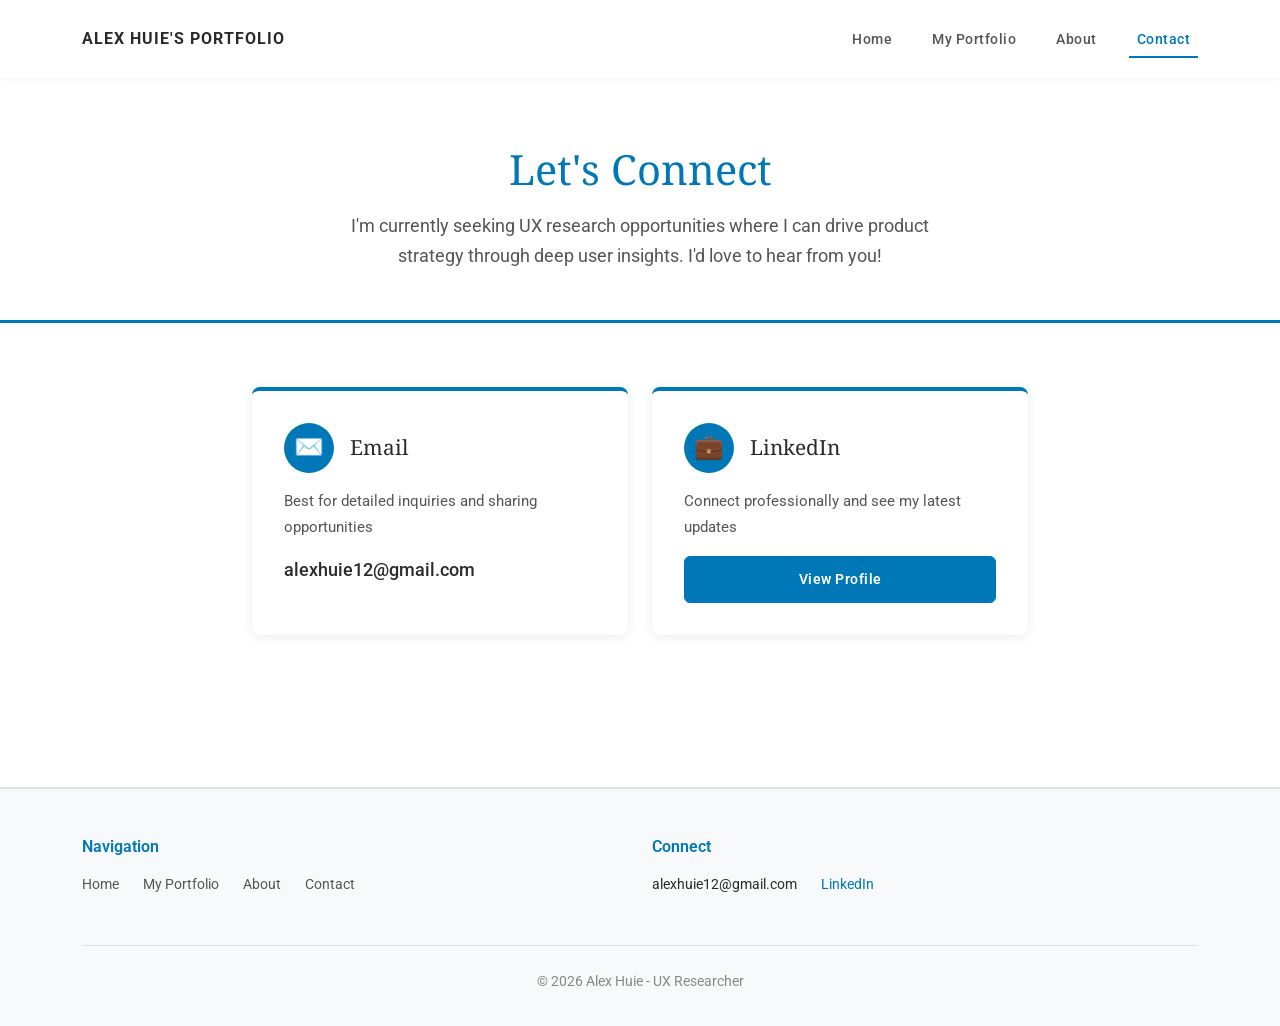
<file: contact.html>
<!DOCTYPE html>
<html lang="en">
<head>
  <meta charset="UTF-8">
  <meta name="viewport" content="width=device-width, initial-scale=1.0">
  <meta http-equiv="Content-Security-Policy" content="upgrade-insecure-requests">
  <meta name="referrer" content="no-referrer">
  <title>Contact - Alex Huie</title>
  <link rel="stylesheet" href="css/bootstrap.min.css">
  <link rel="stylesheet" href="css/styles.css?v=7">
</head>
<body>

  <!-- Navbar -->
  <nav class="navbar navbar-expand-md navbar-light bg-white">
    <div class="container">
      <a class="navbar-brand" href="index.html">Alex Huie's Portfolio</a>
      <button class="navbar-toggler" type="button" data-bs-toggle="collapse" data-bs-target="#mainNav">
        <span class="navbar-toggler-icon"></span>
      </button>
      <div class="collapse navbar-collapse justify-content-end" id="mainNav">
        <ul class="navbar-nav">
          <li class="nav-item"><a class="nav-link" href="index.html">Home</a></li>
          <li class="nav-item"><a class="nav-link" href="my-portfolio.html">My Portfolio</a></li>
          <li class="nav-item"><a class="nav-link" href="about.html">About</a></li>
          <li class="nav-item"><a class="nav-link active" href="contact.html">Contact</a></li>
        </ul>
      </div>
    </div>
  </nav>

  <!-- Page Header -->
  <div class="page-header">
    <div class="container" style="text-align: center;">
      <h1 style="color: var(--accent-color);">Let's Connect</h1>
      <p style="color: var(--text-medium); margin-top: 1rem; font-size: 1.1rem; max-width: 600px; margin-left: auto; margin-right: auto;">I'm currently seeking UX research opportunities where I can drive product strategy through deep user insights. I'd love to hear from you!</p>
    </div>
  </div>

  <!-- Contact Content -->
  <div class="container" style="padding: 2rem 0 4rem;">

    <!-- Contact Methods -->
    <div class="row" style="max-width: 800px; margin: 0 auto;">
      <div class="col-md-6 mb-4">
        <div style="background: white; padding: 2rem; border-radius: 8px; box-shadow: 0 2px 12px rgba(0,0,0,0.08); height: 100%; border-top: 4px solid var(--accent-color);">
          <div style="display: flex; align-items: center; margin-bottom: 1rem;">
            <div style="background-color: var(--accent-color); color: white; width: 50px; height: 50px; border-radius: 50%; display: flex; align-items: center; justify-content: center; margin-right: 1rem; font-size: 1.5rem;">✉️</div>
            <h3 style="margin: 0; font-size: 1.3rem;">Email</h3>
          </div>
          <p style="color: var(--text-medium); margin-bottom: 1rem; font-size: 0.95rem;">Best for detailed inquiries and sharing opportunities</p>
          <p style="font-size: 1.1rem; font-weight: 500; margin: 0;" id="email-display"></p>
        </div>
      </div>

      <div class="col-md-6 mb-4">
        <div style="background: white; padding: 2rem; border-radius: 8px; box-shadow: 0 2px 12px rgba(0,0,0,0.08); height: 100%; border-top: 4px solid var(--accent-color);">
          <div style="display: flex; align-items: center; margin-bottom: 1rem;">
            <div style="background-color: var(--accent-color); color: white; width: 50px; height: 50px; border-radius: 50%; display: flex; align-items: center; justify-content: center; margin-right: 1rem; font-size: 1.5rem;">💼</div>
            <h3 style="margin: 0; font-size: 1.3rem;">LinkedIn</h3>
          </div>
          <p style="color: var(--text-medium); margin-bottom: 1rem; font-size: 0.95rem;">Connect professionally and see my latest updates</p>
          <a href="https://www.linkedin.com/in/alex-huie-817015193/" target="_blank" rel="noopener" class="btn btn-dark" style="width: 100%;">View Profile</a>
        </div>
      </div>
    </div>

  </div>

  <!-- Footer -->
  <footer style="background-color: #f8f9fa; border-top: 2px solid #e0e0e0; padding: 3rem 0 2rem; margin-top: 4rem;">
    <div class="container">
      <div class="row">
        <div class="col-md-6 mb-3" style="text-align: left;">
          <h4 style="font-size: 1rem; color: #0077b6; margin-bottom: 1rem; font-weight: 600;">Navigation</h4>
          <div style="display: flex; gap: 1.5rem; flex-wrap: wrap;">
            <a href="index.html" style="color: #555; text-decoration: none; font-size: 0.9rem;">Home</a>
            <a href="my-portfolio.html" style="color: #555; text-decoration: none; font-size: 0.9rem;">My Portfolio</a>
            <a href="about.html" style="color: #555; text-decoration: none; font-size: 0.9rem;">About</a>
            <a href="contact.html" style="color: #555; text-decoration: none; font-size: 0.9rem;">Contact</a>
          </div>
        </div>
        <div class="col-md-6 mb-3" style="text-align: left;">
          <h4 style="font-size: 1rem; color: #0077b6; margin-bottom: 1rem; font-weight: 600;">Connect</h4>
          <div style="display: flex; gap: 1.5rem; flex-wrap: wrap;">
            <span id="footer-email" style="font-size: 0.9rem;"></span>
            <a href="https://www.linkedin.com/in/alex-huie-817015193/" target="_blank" rel="noopener" style="color: #0077b6; text-decoration: none; font-size: 0.9rem;">LinkedIn</a>
          </div>
        </div>
      </div>
      <div style="border-top: 1px solid #e0e0e0; margin-top: 2rem; padding-top: 1.5rem; text-align: center;">
        <p style="color: #888; font-size: 0.875rem; margin: 0;">© 2026 Alex Huie - UX Researcher</p>
      </div>
    </div>
  </footer>

  <script src="js/bootstrap.bundle.min.js"></script>
  <script>
    // Construct email to avoid bot scraping
    const user = 'alexhuie12';
    const domain = 'gmail.com';
    const email = user + '@' + domain;
    document.getElementById('email-display').textContent = email;
    document.getElementById('footer-email').textContent = email;

    // Disable right-click
    document.addEventListener('contextmenu', event => event.preventDefault());
  </script>
</body>
</html>
</file>
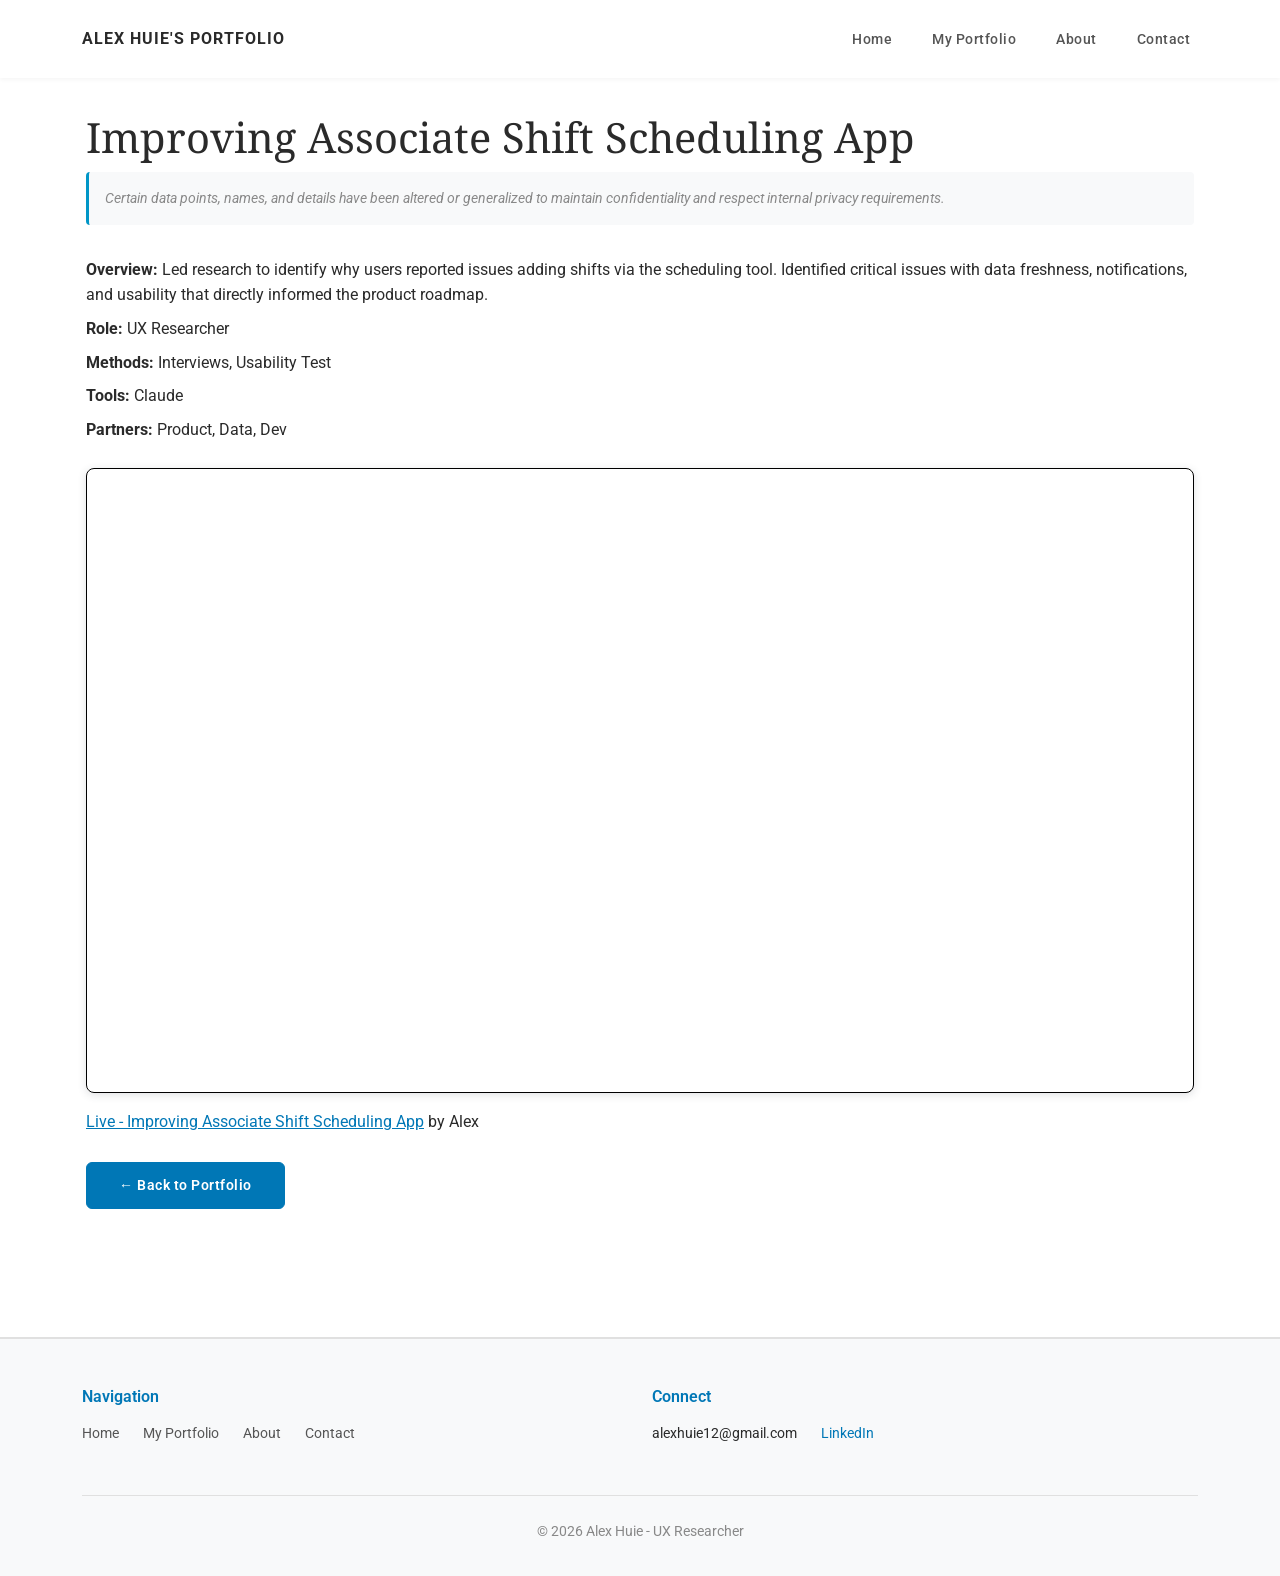
<file: improving-associate-shift-scheduling-app.html>
<!DOCTYPE html>
<html lang="en">
<head>
  <meta charset="UTF-8">
  <meta name="viewport" content="width=device-width, initial-scale=1.0">
  <meta http-equiv="Content-Security-Policy" content="upgrade-insecure-requests">
  <meta name="referrer" content="no-referrer">
  <title>Improving Associate Shift Scheduling App - Alex Huie</title>
  <link rel="stylesheet" href="css/bootstrap.min.css">
  <link rel="stylesheet" href="css/styles.css?v=7">
</head>
<body>

  <!-- Navbar -->
  <nav class="navbar navbar-expand-md navbar-light bg-white">
    <div class="container">
      <a class="navbar-brand" href="index.html">Alex Huie's Portfolio</a>
      <button class="navbar-toggler" type="button" data-bs-toggle="collapse" data-bs-target="#mainNav">
        <span class="navbar-toggler-icon"></span>
      </button>
      <div class="collapse navbar-collapse justify-content-end" id="mainNav">
        <ul class="navbar-nav">
          <li class="nav-item"><a class="nav-link" href="index.html">Home</a></li>
          <li class="nav-item"><a class="nav-link" href="my-portfolio.html">My Portfolio</a></li>
          <li class="nav-item"><a class="nav-link" href="about.html">About</a></li>
          <li class="nav-item"><a class="nav-link" href="contact.html">Contact</a></li>
        </ul>
      </div>
    </div>
  </nav>

  <!-- Case Study Header -->
  <div class="container case-study">
    <h1>Improving Associate Shift Scheduling App</h1>
    <p class="disclaimer">Certain data points, names, and details have been altered or generalized to maintain confidentiality and respect internal privacy requirements.</p>

    <!-- Case Study Content -->
    <div class="case-study-content">
      <div class="case-study-meta">
        <p><strong>Overview:</strong> Led research to identify why users reported issues adding shifts via the scheduling tool. Identified critical issues with data freshness, notifications, and usability that directly informed the product roadmap.</p>
        <p><strong>Role:</strong> UX Researcher</p>
        <p><strong>Methods:</strong> Interviews, Usability Test</p>
        <p><strong>Tools:</strong> Claude</p>
        <p><strong>Partners:</strong> Product, Data, Dev</p>
      </div>
    </div>

    <!-- Replace the src below with your Canva embed URL -->
    <div style="position: relative;">
      <div id="canva-loading-1" style="position: absolute; top: 50%; left: 50%; transform: translate(-50%, -50%); font-size: 1.1rem; color: #666; z-index: 1;">Loading...</div>
      <div style="position: relative; width: 100%; height: 0; padding-top: 56.2500%;
 padding-bottom: 0; box-shadow: 0 2px 8px 0 rgba(63,69,81,0.16); margin-top: 1.6em; margin-bottom: 0.9em; overflow: hidden;
 border-radius: 8px; will-change: transform; border: 1px solid #000;">
        <iframe id="canva-iframe-1" loading="lazy" style="position: absolute; width: 100%; height: 100%; top: 0; left: 0; border: none; padding: 0;margin: 0;"
                src="https://www.canva.com/design/DAG7__cO1ik/gjBkAwQk0iO08-rD7i5-Rw/view?embed" allowfullscreen="allowfullscreen" allow="fullscreen">
        </iframe>
      </div>
    </div>
    <script>
      document.getElementById('canva-iframe-1').addEventListener('load', function() {
        document.getElementById('canva-loading-1').style.display = 'none';
      });
    </script>
    <a href="https:&#x2F;&#x2F;www.canva.com&#x2F;design&#x2F;DAG7__cO1ik&#x2F;gjBkAwQk0iO08-rD7i5-Rw&#x2F;view?utm_content=DAG7__cO1ik&amp;utm_campaign=designshare&amp;utm_medium=embeds&amp;utm_source=link" target="_blank" rel="noopener" class="standard-link">Live - Improving Associate Shift  Scheduling App</a> by Alex
<br><br>
    <a href="my-portfolio.html#scheduling-app" class="btn btn-dark">&larr; Back to Portfolio</a>
  </div>

  <!-- Footer -->
  <footer style="background-color: #f8f9fa; border-top: 2px solid #e0e0e0; padding: 3rem 0 2rem; margin-top: 4rem;">
    <div class="container">
      <div class="row">
        <div class="col-md-6 mb-3" style="text-align: left;">
          <h4 style="font-size: 1rem; color: #0077b6; margin-bottom: 1rem; font-weight: 600;">Navigation</h4>
          <div style="display: flex; gap: 1.5rem; flex-wrap: wrap;">
            <a href="index.html" style="color: #555; text-decoration: none; font-size: 0.9rem;">Home</a>
            <a href="my-portfolio.html" style="color: #555; text-decoration: none; font-size: 0.9rem;">My Portfolio</a>
            <a href="about.html" style="color: #555; text-decoration: none; font-size: 0.9rem;">About</a>
            <a href="contact.html" style="color: #555; text-decoration: none; font-size: 0.9rem;">Contact</a>
          </div>
        </div>
        <div class="col-md-6 mb-3" style="text-align: left;">
          <h4 style="font-size: 1rem; color: #0077b6; margin-bottom: 1rem; font-weight: 600;">Connect</h4>
          <div style="display: flex; gap: 1.5rem; flex-wrap: wrap;">
            <span id="footer-email" style="font-size: 0.9rem;"></span>
            <a href="https://www.linkedin.com/in/alex-huie-817015193/" target="_blank" rel="noopener" style="color: #0077b6; text-decoration: none; font-size: 0.9rem;">LinkedIn</a>
          </div>
        </div>
      </div>
      <div style="border-top: 1px solid #e0e0e0; margin-top: 2rem; padding-top: 1.5rem; text-align: center;">
        <p style="color: #888; font-size: 0.875rem; margin: 0;">© 2026 Alex Huie - UX Researcher</p>
      </div>
    </div>
  </footer>

  <script src="js/bootstrap.bundle.min.js"></script>
  <script>
    // Construct email to avoid bot scraping
    const user = 'alexhuie12';
    const domain = 'gmail.com';
    const email = user + '@' + domain;
    document.getElementById('footer-email').textContent = email;

    // Disable right-click
    document.addEventListener('contextmenu', event => event.preventDefault());
  </script>
</body>
</html>
</file>
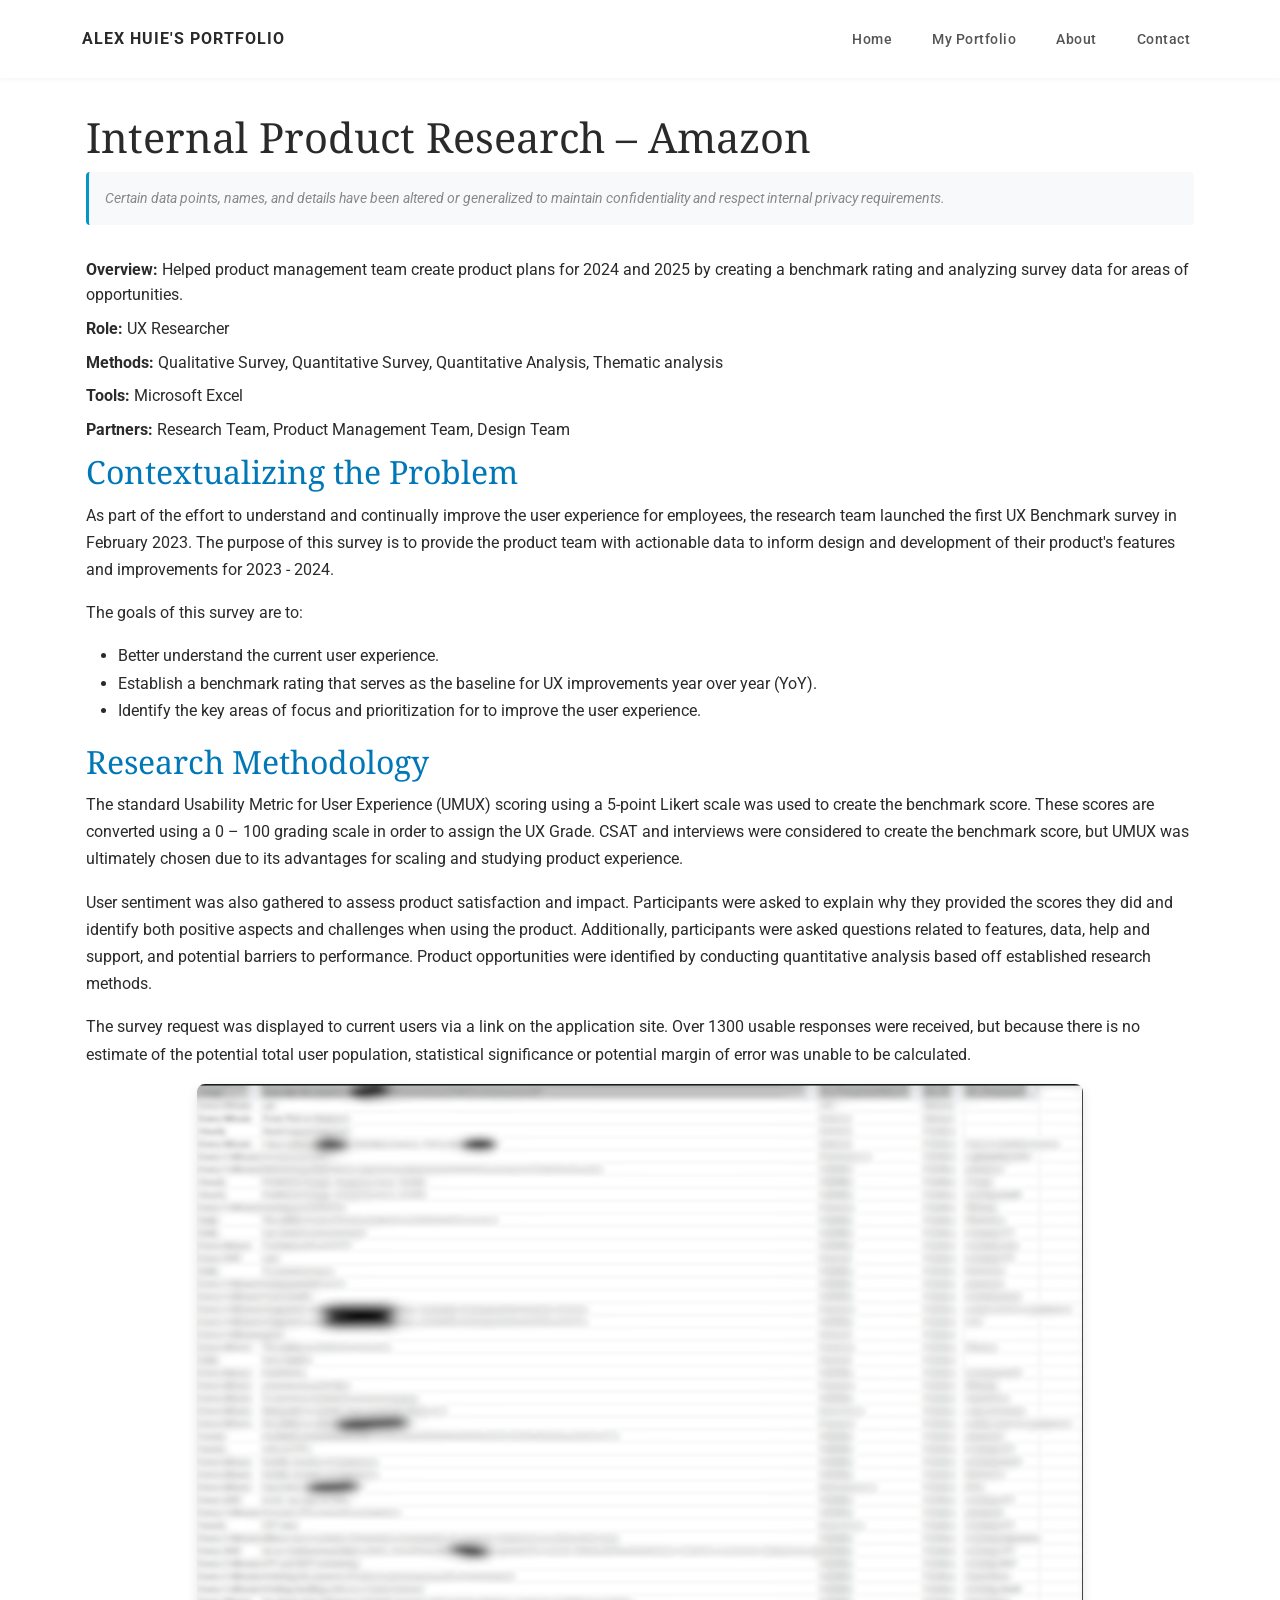
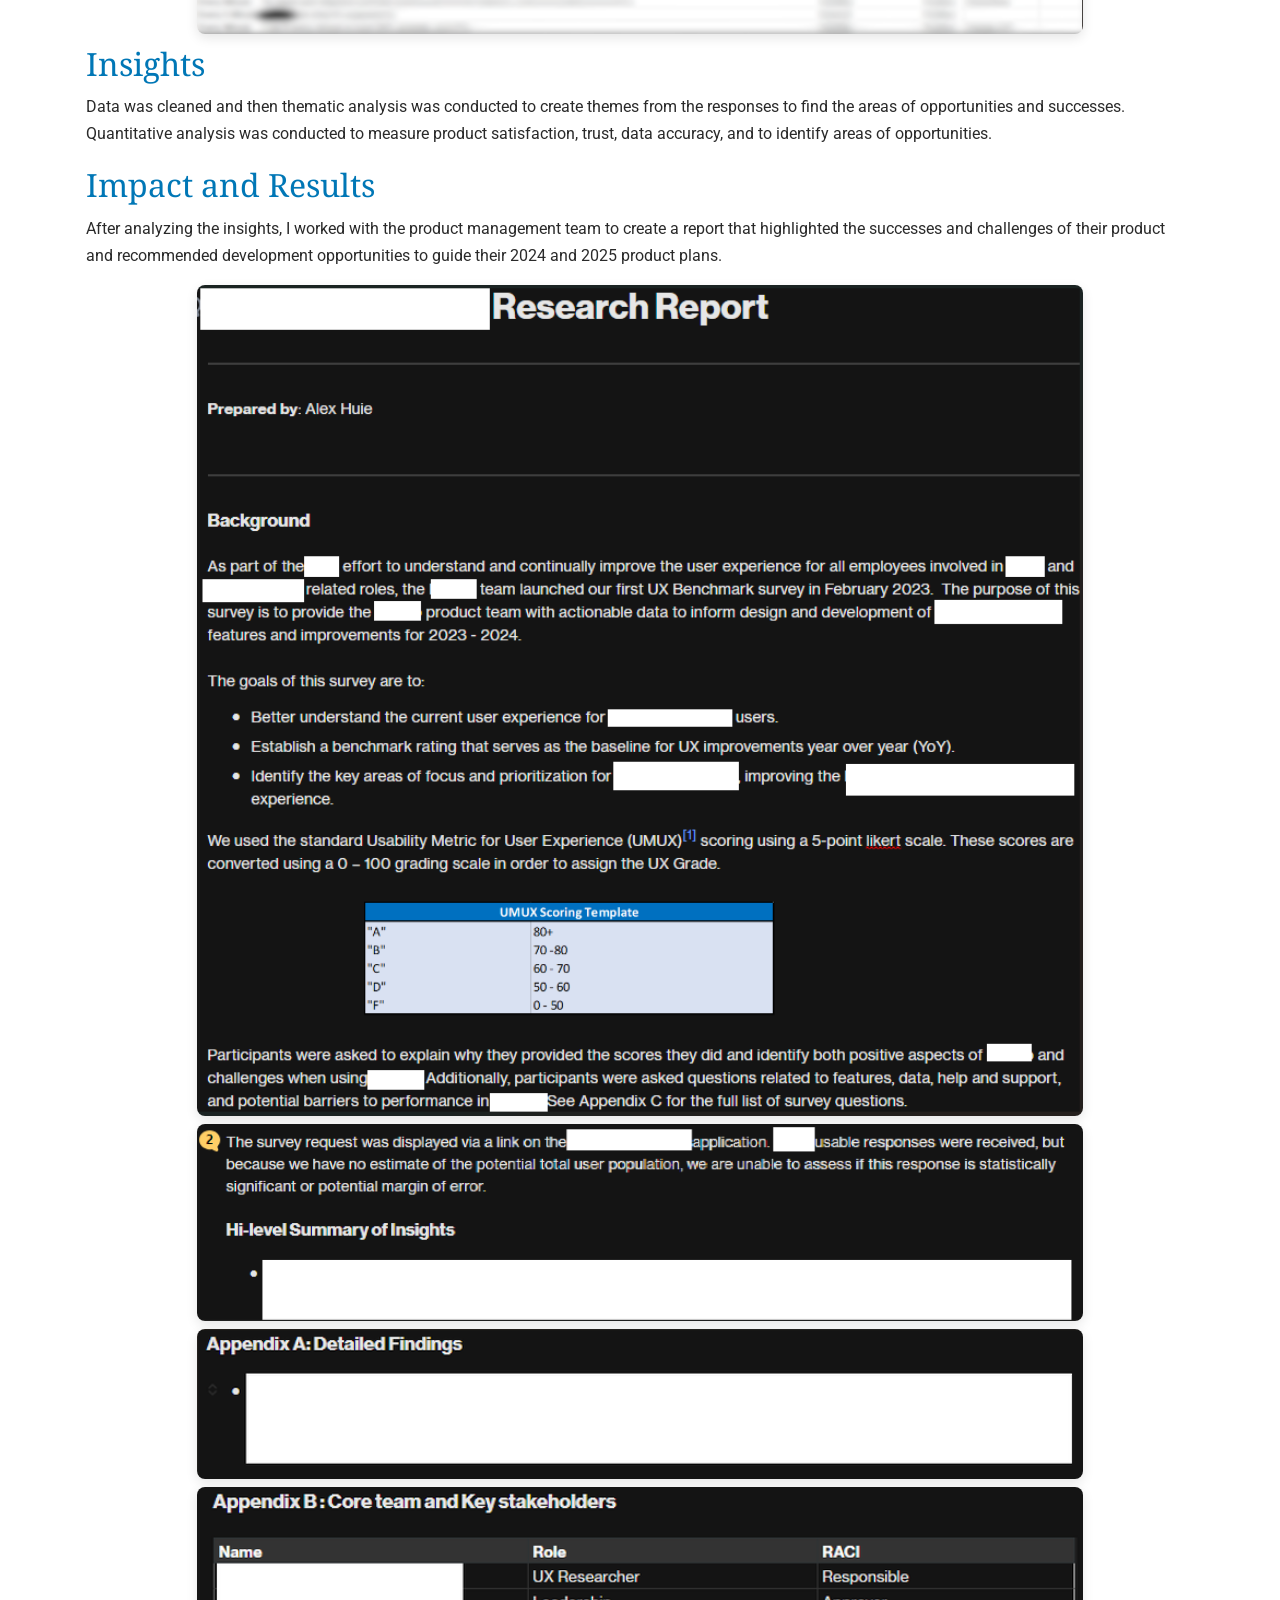
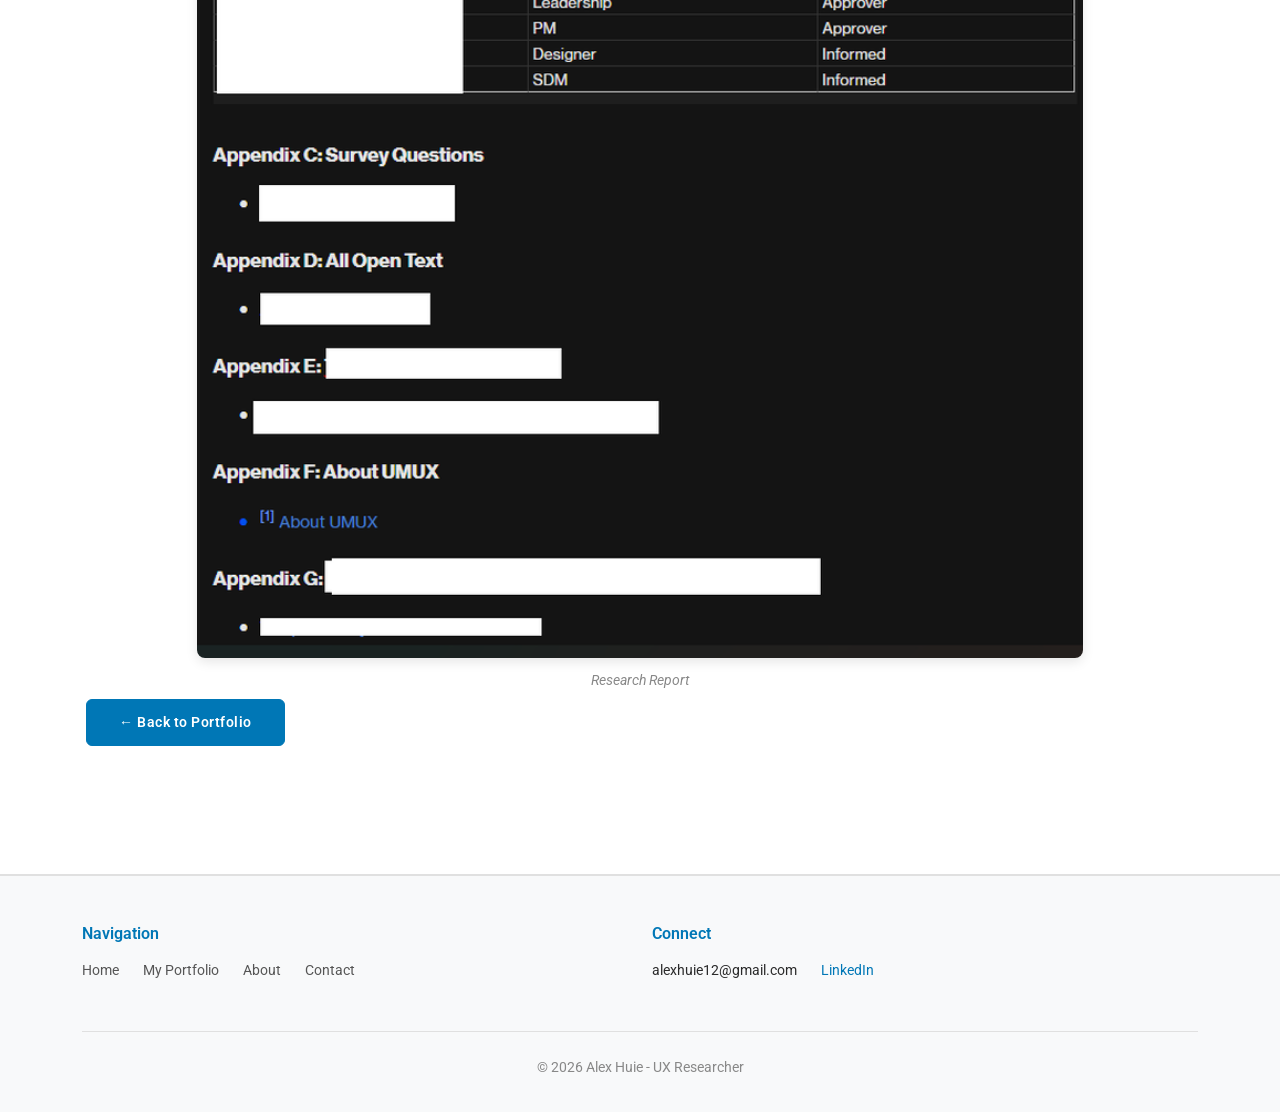
<file: internal-product-research---amazon.html>
<!DOCTYPE html>
<html lang="en">
<head>
  <meta charset="UTF-8">
  <meta name="viewport" content="width=device-width, initial-scale=1.0">
  <meta http-equiv="Content-Security-Policy" content="upgrade-insecure-requests">
  <meta name="referrer" content="no-referrer">
  <title>Internal Product Research - Alex Huie</title>
  <link rel="stylesheet" href="css/bootstrap.min.css">
  <link rel="stylesheet" href="css/styles.css?v=7">
</head>
<body>

  <!-- Navbar -->
  <nav class="navbar navbar-expand-md navbar-light bg-white">
    <div class="container">
      <a class="navbar-brand" href="index.html">Alex Huie's Portfolio</a>
      <button class="navbar-toggler" type="button" data-bs-toggle="collapse" data-bs-target="#mainNav">
        <span class="navbar-toggler-icon"></span>
      </button>
      <div class="collapse navbar-collapse justify-content-end" id="mainNav">
        <ul class="navbar-nav">
          <li class="nav-item"><a class="nav-link" href="index.html">Home</a></li>
          <li class="nav-item"><a class="nav-link" href="my-portfolio.html">My Portfolio</a></li>
          <li class="nav-item"><a class="nav-link" href="about.html">About</a></li>
          <li class="nav-item"><a class="nav-link" href="contact.html">Contact</a></li>
        </ul>
      </div>
    </div>
  </nav>

  <!-- Case Study -->
  <div class="container case-study">
    <h1>Internal Product Research &ndash; Amazon</h1>
    <p class="disclaimer">Certain data points, names, and details have been altered or generalized to maintain confidentiality and respect internal privacy requirements.</p>

    <!-- Case Study Content -->
    <div class="case-study-content">
      <div class="case-study-meta">
        <p><strong>Overview:</strong> Helped product management team create product plans for 2024 and 2025 by creating a benchmark rating and analyzing survey data for areas of opportunities.</p>
        <p><strong>Role:</strong> UX Researcher</p>
        <p><strong>Methods:</strong> Qualitative Survey, Quantitative Survey, Quantitative Analysis, Thematic analysis</p>
        <p><strong>Tools:</strong> Microsoft Excel</p>
        <p><strong>Partners:</strong> Research Team, Product Management Team, Design Team</p>
      </div>

      <h2>Contextualizing the Problem</h2>
      <p>As part of the effort to understand and continually improve the user experience for employees, the research team launched the first UX Benchmark survey in February 2023. The purpose of this survey is to provide the product team with actionable data to inform design and development of their product's features and improvements for 2023 - 2024.</p>

      <p>The goals of this survey are to:</p>
      <ul>
        <li>Better understand the current user experience.</li>
        <li>Establish a benchmark rating that serves as the baseline for UX improvements year over year (YoY).</li>
        <li>Identify the key areas of focus and prioritization for to improve the user experience.</li>
      </ul>

      <h2>Research Methodology</h2>
      <p>The standard Usability Metric for User Experience (UMUX) scoring using a 5-point Likert scale was used to create the benchmark score. These scores are converted using a 0 – 100 grading scale in order to assign the UX Grade. CSAT and interviews were considered to create the benchmark score, but UMUX was ultimately chosen due to its advantages for scaling and studying product experience.</p>

      <p>User sentiment was also gathered to assess product satisfaction and impact. Participants were asked to explain why they provided the scores they did and identify both positive aspects and challenges when using the product. Additionally, participants were asked questions related to features, data, help and support, and potential barriers to performance. Product opportunities were identified by conducting quantitative analysis based off established research methods.</p>

      <p>The survey request was displayed to current users via a link on the application site. Over 1300 usable responses were received, but because there is no estimate of the potential total user population, statistical significance or potential margin of error was unable to be calculated.</p>

      <!-- Image: Survey Responses and Data Analysis Sheet -->
      <div class="case-study-image" style="margin: 0 0 0.5rem 0;">
        <img src="resources/images/amazon internal product research/survey data analysis sheet.png" alt="Research Report" style="width: 80%; margin: 0 auto;">
      </div>

      <h2>Insights</h2>
      <p>Data was cleaned and then thematic analysis was conducted to create themes from the responses to find the areas of opportunities and successes. Quantitative analysis was conducted to measure product satisfaction, trust, data accuracy, and to identify areas of opportunities.</p>

      <h2>Impact and Results</h2>
      <p>After analyzing the insights, I worked with the product management team to create a report that highlighted the successes and challenges of their product and recommended development opportunities to guide their 2024 and 2025 product plans.</p>

      <!-- Image: Chart/Visualization 1 -->
      <div class="case-study-image" style="margin: 0.5rem 0;">
        <img src="resources/images/amazon internal product research/research report 1.png" alt="Research Report" style="width: 80%; margin: 0 auto;">
      </div>

      <!-- Image: Chart/Visualization 2 -->
      <div class="case-study-image" style="margin: 0.5rem 0;">
        <img src="resources/images/amazon internal product research/research report 2.png" alt="Research Report" style="width: 80%; margin: 0 auto;">
      </div>

      <!-- Image: Chart/Visualization 3 -->
      <div class="case-study-image" style="margin: 0.5rem 0;">
        <img src="resources/images/amazon internal product research/research report 3.png" alt="Research Report" style="width: 80%; margin: 0 auto;">
      </div>

      <!-- Image: Chart/Visualization 4 -->
      <div class="case-study-image" style="margin: 0.5rem 0;">
        <img src="resources/images/amazon internal product research/research report 4.png" alt="Research Report" style="width: 80%; margin: 0 auto;">
        <p class="image-caption">Research Report</p>
      </div>
    </div>

    <a href="my-portfolio.html#internal-product" class="btn btn-dark">&larr; Back to Portfolio</a>
  </div>

  <!-- Footer -->
  <footer style="background-color: #f8f9fa; border-top: 2px solid #e0e0e0; padding: 3rem 0 2rem; margin-top: 4rem;">
    <div class="container">
      <div class="row">
        <div class="col-md-6 mb-3" style="text-align: left;">
          <h4 style="font-size: 1rem; color: #0077b6; margin-bottom: 1rem; font-weight: 600;">Navigation</h4>
          <div style="display: flex; gap: 1.5rem; flex-wrap: wrap;">
            <a href="index.html" style="color: #555; text-decoration: none; font-size: 0.9rem;">Home</a>
            <a href="my-portfolio.html" style="color: #555; text-decoration: none; font-size: 0.9rem;">My Portfolio</a>
            <a href="about.html" style="color: #555; text-decoration: none; font-size: 0.9rem;">About</a>
            <a href="contact.html" style="color: #555; text-decoration: none; font-size: 0.9rem;">Contact</a>
          </div>
        </div>
        <div class="col-md-6 mb-3" style="text-align: left;">
          <h4 style="font-size: 1rem; color: #0077b6; margin-bottom: 1rem; font-weight: 600;">Connect</h4>
          <div style="display: flex; gap: 1.5rem; flex-wrap: wrap;">
            <span id="footer-email" style="font-size: 0.9rem;"></span>
            <a href="https://www.linkedin.com/in/alex-huie-817015193/" target="_blank" rel="noopener" style="color: #0077b6; text-decoration: none; font-size: 0.9rem;">LinkedIn</a>
          </div>
        </div>
      </div>
      <div style="border-top: 1px solid #e0e0e0; margin-top: 2rem; padding-top: 1.5rem; text-align: center;">
        <p style="color: #888; font-size: 0.875rem; margin: 0;">© 2026 Alex Huie - UX Researcher</p>
      </div>
    </div>
  </footer>

  <script src="js/bootstrap.bundle.min.js"></script>
  <script>
    // Construct email to avoid bot scraping
    const user = 'alexhuie12';
    const domain = 'gmail.com';
    const email = user + '@' + domain;
    document.getElementById('footer-email').textContent = email;

    // Disable right-click
    document.addEventListener('contextmenu', event => event.preventDefault());
  </script>
</body>
</html>
</file>
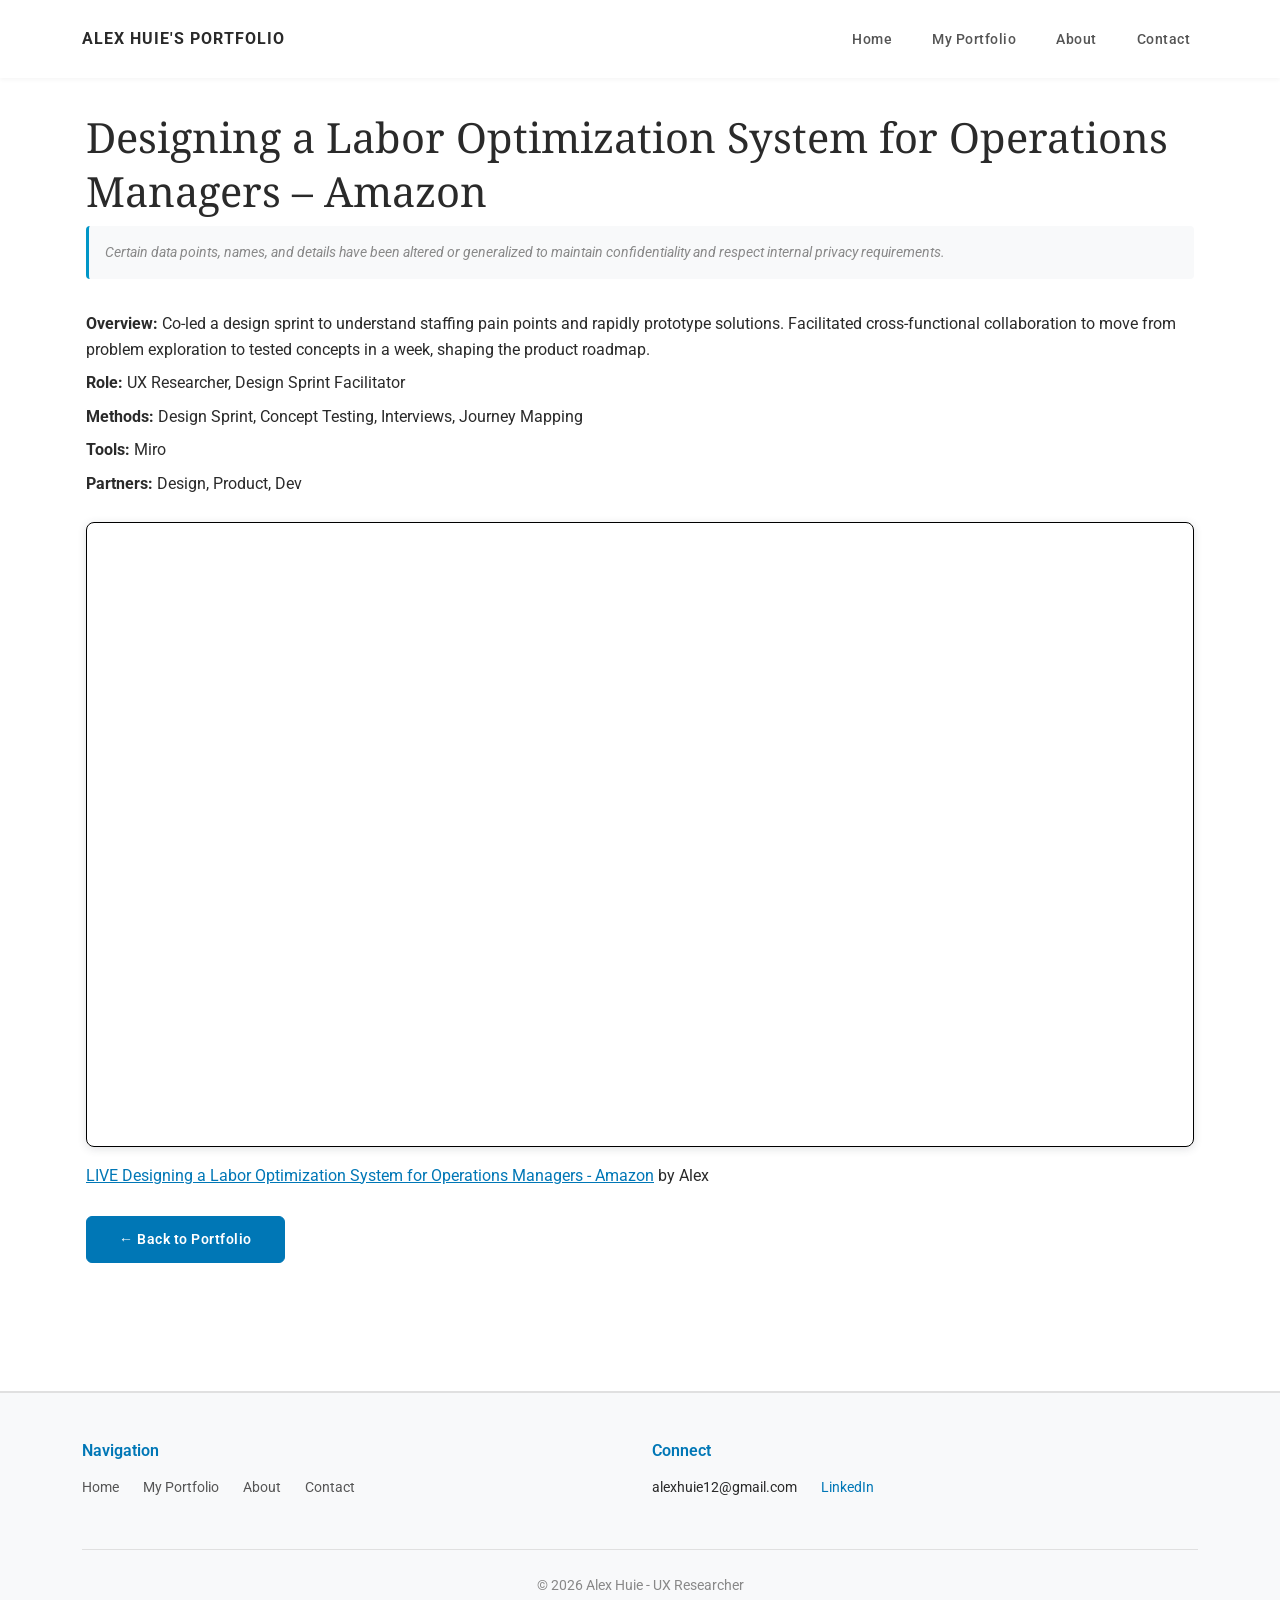
<file: labor-optimization-system---amazon.html>
<!DOCTYPE html>
<html lang="en">
<head>
  <meta charset="UTF-8">
  <meta name="viewport" content="width=device-width, initial-scale=1.0">
  <meta http-equiv="Content-Security-Policy" content="upgrade-insecure-requests">
  <meta name="referrer" content="no-referrer">
  <title>Labor Optimization System - Alex Huie</title>
  <link rel="stylesheet" href="css/bootstrap.min.css">
  <link rel="stylesheet" href="css/styles.css?v=7">
</head>
<body>

  <!-- Navbar -->
  <nav class="navbar navbar-expand-md navbar-light bg-white">
    <div class="container">
      <a class="navbar-brand" href="index.html">Alex Huie's Portfolio</a>
      <button class="navbar-toggler" type="button" data-bs-toggle="collapse" data-bs-target="#mainNav">
        <span class="navbar-toggler-icon"></span>
      </button>
      <div class="collapse navbar-collapse justify-content-end" id="mainNav">
        <ul class="navbar-nav">
          <li class="nav-item"><a class="nav-link" href="index.html">Home</a></li>
          <li class="nav-item"><a class="nav-link" href="my-portfolio.html">My Portfolio</a></li>
          <li class="nav-item"><a class="nav-link" href="about.html">About</a></li>
          <li class="nav-item"><a class="nav-link" href="contact.html">Contact</a></li>
        </ul>
      </div>
    </div>
  </nav>

  <!-- Case Study -->
  <div class="container case-study">
    <h1>Designing a Labor Optimization System for Operations Managers &ndash; Amazon</h1>
    <p class="disclaimer">Certain data points, names, and details have been altered or generalized to maintain confidentiality and respect internal privacy requirements.</p>

    <!-- Case Study Content -->
    <div class="case-study-content">
      <div class="case-study-meta">
        <p><strong>Overview:</strong> Co-led a design sprint to understand staffing pain points and rapidly prototype solutions. Facilitated cross-functional collaboration to move from problem exploration to tested concepts in a week, shaping the product roadmap.</p>
        <p><strong>Role:</strong> UX Researcher, Design Sprint Facilitator</p>
        <p><strong>Methods:</strong> Design Sprint, Concept Testing, Interviews, Journey Mapping</p>
        <p><strong>Tools:</strong> Miro</p>
        <p><strong>Partners:</strong> Design, Product, Dev</p>
      </div>
    </div>

    <!-- Replace the src below with your Canva embed URL -->
    <div style="position: relative;">
      <div style="position: relative; width: 100%; height: 0; padding-top: 56.2500%;
 padding-bottom: 0; box-shadow: 0 2px 8px 0 rgba(63,69,81,0.16); margin-top: 1.6em; margin-bottom: 0.9em; overflow: hidden;
 border-radius: 8px; will-change: transform; border: 1px solid #000;">
        <div id="canva-loading-2" style="position: absolute; top: 50%; left: 50%; transform: translate(-50%, -50%); font-size: 1.1rem; color: #666; z-index: 10; background: white; padding: 0.5rem 1rem; border-radius: 4px;">Loading...</div>
        <iframe id="canva-iframe-2" loading="lazy" style="position: absolute; width: 100%; height: 100%; top: 0; left: 0; border: none; padding: 0;margin: 0;"
                src="https://www.canva.com/design/DAG9yN_YBxQ/m4CxE8hgRKwsnurf9nWedw/view?embed" allowfullscreen="allowfullscreen" allow="fullscreen">
        </iframe>
      </div>
    </div>
    <script>
      document.getElementById('canva-iframe-2').addEventListener('load', function() {
        document.getElementById('canva-loading-2').style.display = 'none';
      });
    </script>
    <a href="https:&#x2F;&#x2F;www.canva.com&#x2F;design&#x2F;DAG9yN_YBxQ&#x2F;m4CxE8hgRKwsnurf9nWedw&#x2F;view?utm_content=DAG9yN_YBxQ&amp;utm_campaign=designshare&amp;utm_medium=embeds&amp;utm_source=link" target="_blank" rel="noopener" class="standard-link">LIVE Designing a Labor Optimization System for Operations Managers - Amazon</a> by Alex
<br><br>
    <a href="my-portfolio.html#labor-optimization" class="btn btn-dark">&larr; Back to Portfolio</a>
  </div>

  <!-- Footer -->
  <footer style="background-color: #f8f9fa; border-top: 2px solid #e0e0e0; padding: 3rem 0 2rem; margin-top: 4rem;">
    <div class="container">
      <div class="row">
        <div class="col-md-6 mb-3" style="text-align: left;">
          <h4 style="font-size: 1rem; color: #0077b6; margin-bottom: 1rem; font-weight: 600;">Navigation</h4>
          <div style="display: flex; gap: 1.5rem; flex-wrap: wrap;">
            <a href="index.html" style="color: #555; text-decoration: none; font-size: 0.9rem;">Home</a>
            <a href="my-portfolio.html" style="color: #555; text-decoration: none; font-size: 0.9rem;">My Portfolio</a>
            <a href="about.html" style="color: #555; text-decoration: none; font-size: 0.9rem;">About</a>
            <a href="contact.html" style="color: #555; text-decoration: none; font-size: 0.9rem;">Contact</a>
          </div>
        </div>
        <div class="col-md-6 mb-3" style="text-align: left;">
          <h4 style="font-size: 1rem; color: #0077b6; margin-bottom: 1rem; font-weight: 600;">Connect</h4>
          <div style="display: flex; gap: 1.5rem; flex-wrap: wrap;">
            <span id="footer-email" style="font-size: 0.9rem;"></span>
            <a href="https://www.linkedin.com/in/alex-huie-817015193/" target="_blank" rel="noopener" style="color: #0077b6; text-decoration: none; font-size: 0.9rem;">LinkedIn</a>
          </div>
        </div>
      </div>
      <div style="border-top: 1px solid #e0e0e0; margin-top: 2rem; padding-top: 1.5rem; text-align: center;">
        <p style="color: #888; font-size: 0.875rem; margin: 0;">© 2026 Alex Huie - UX Researcher</p>
      </div>
    </div>
  </footer>

  <script src="js/bootstrap.bundle.min.js"></script>
  <script>
    // Construct email to avoid bot scraping
    const user = 'alexhuie12';
    const domain = 'gmail.com';
    const email = user + '@' + domain;
    document.getElementById('footer-email').textContent = email;

    // Disable right-click
    document.addEventListener('contextmenu', event => event.preventDefault());
  </script>
</body>
</html>
</file>
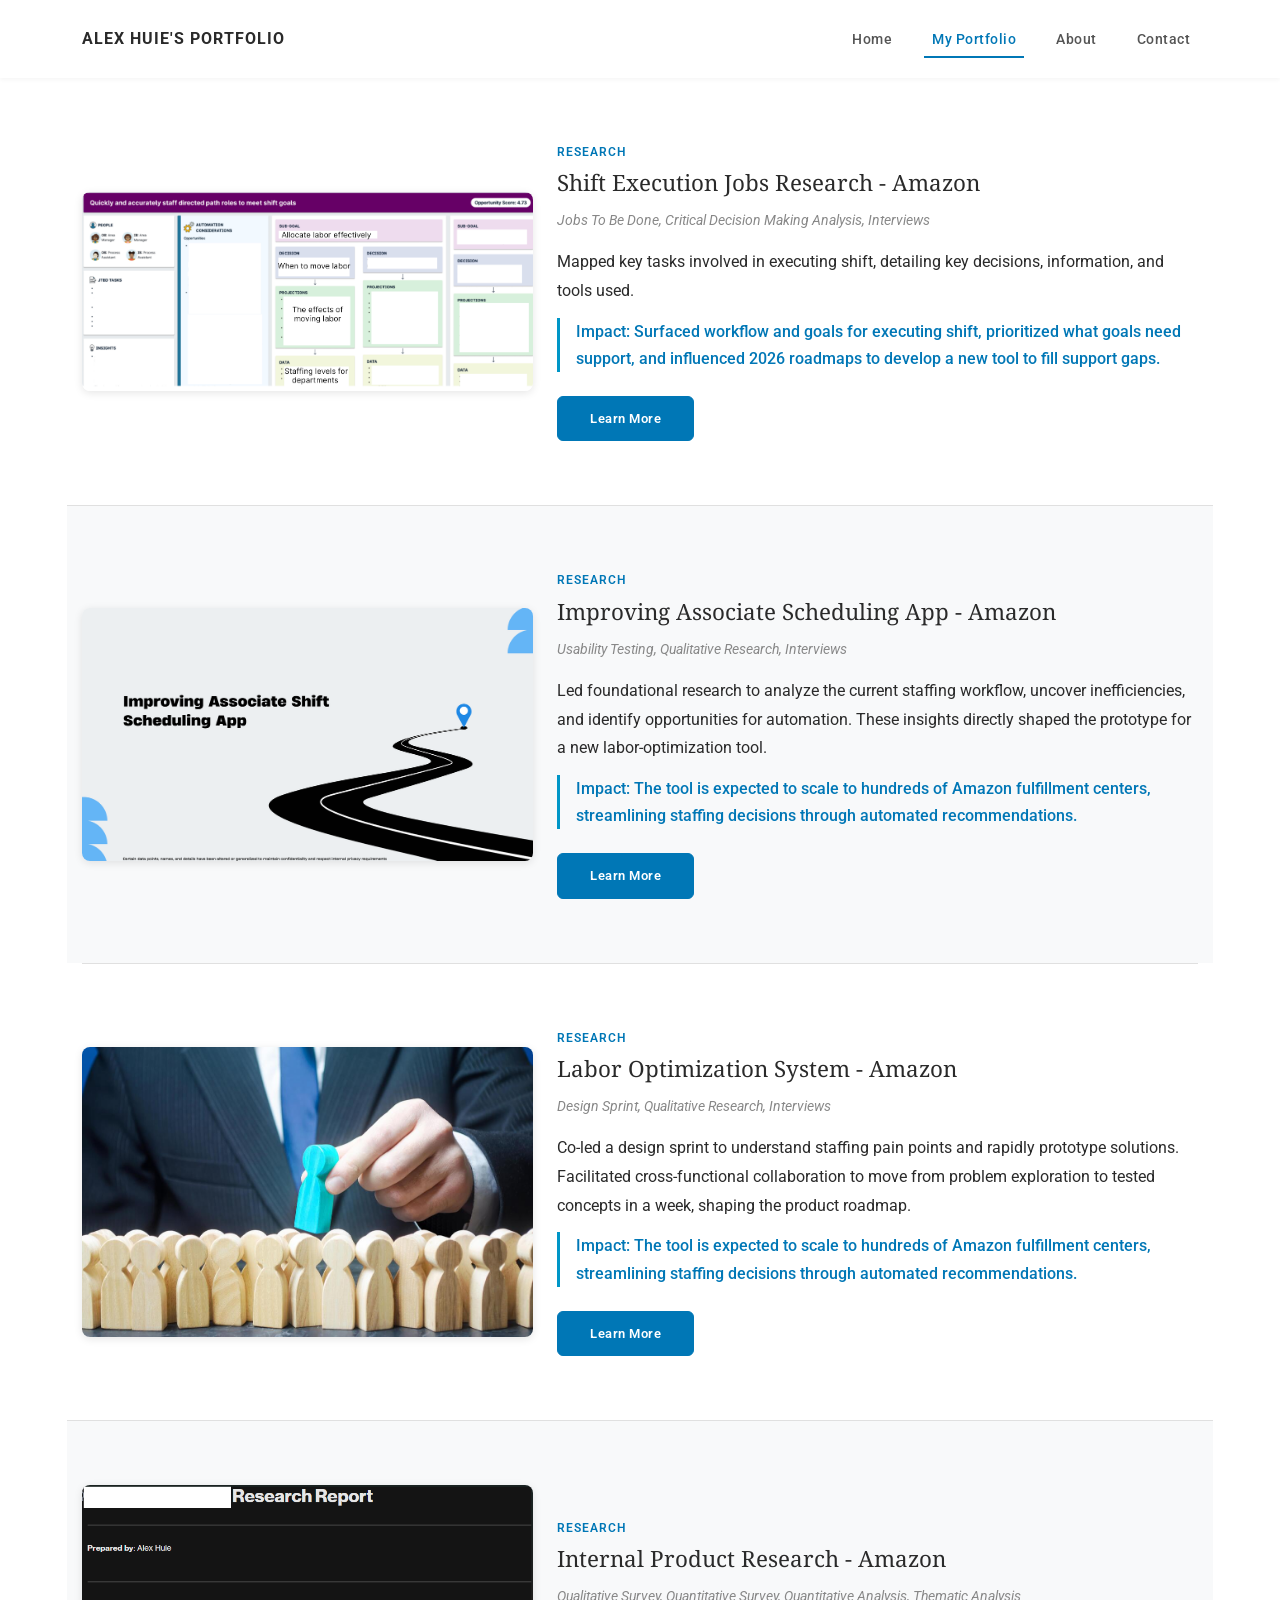
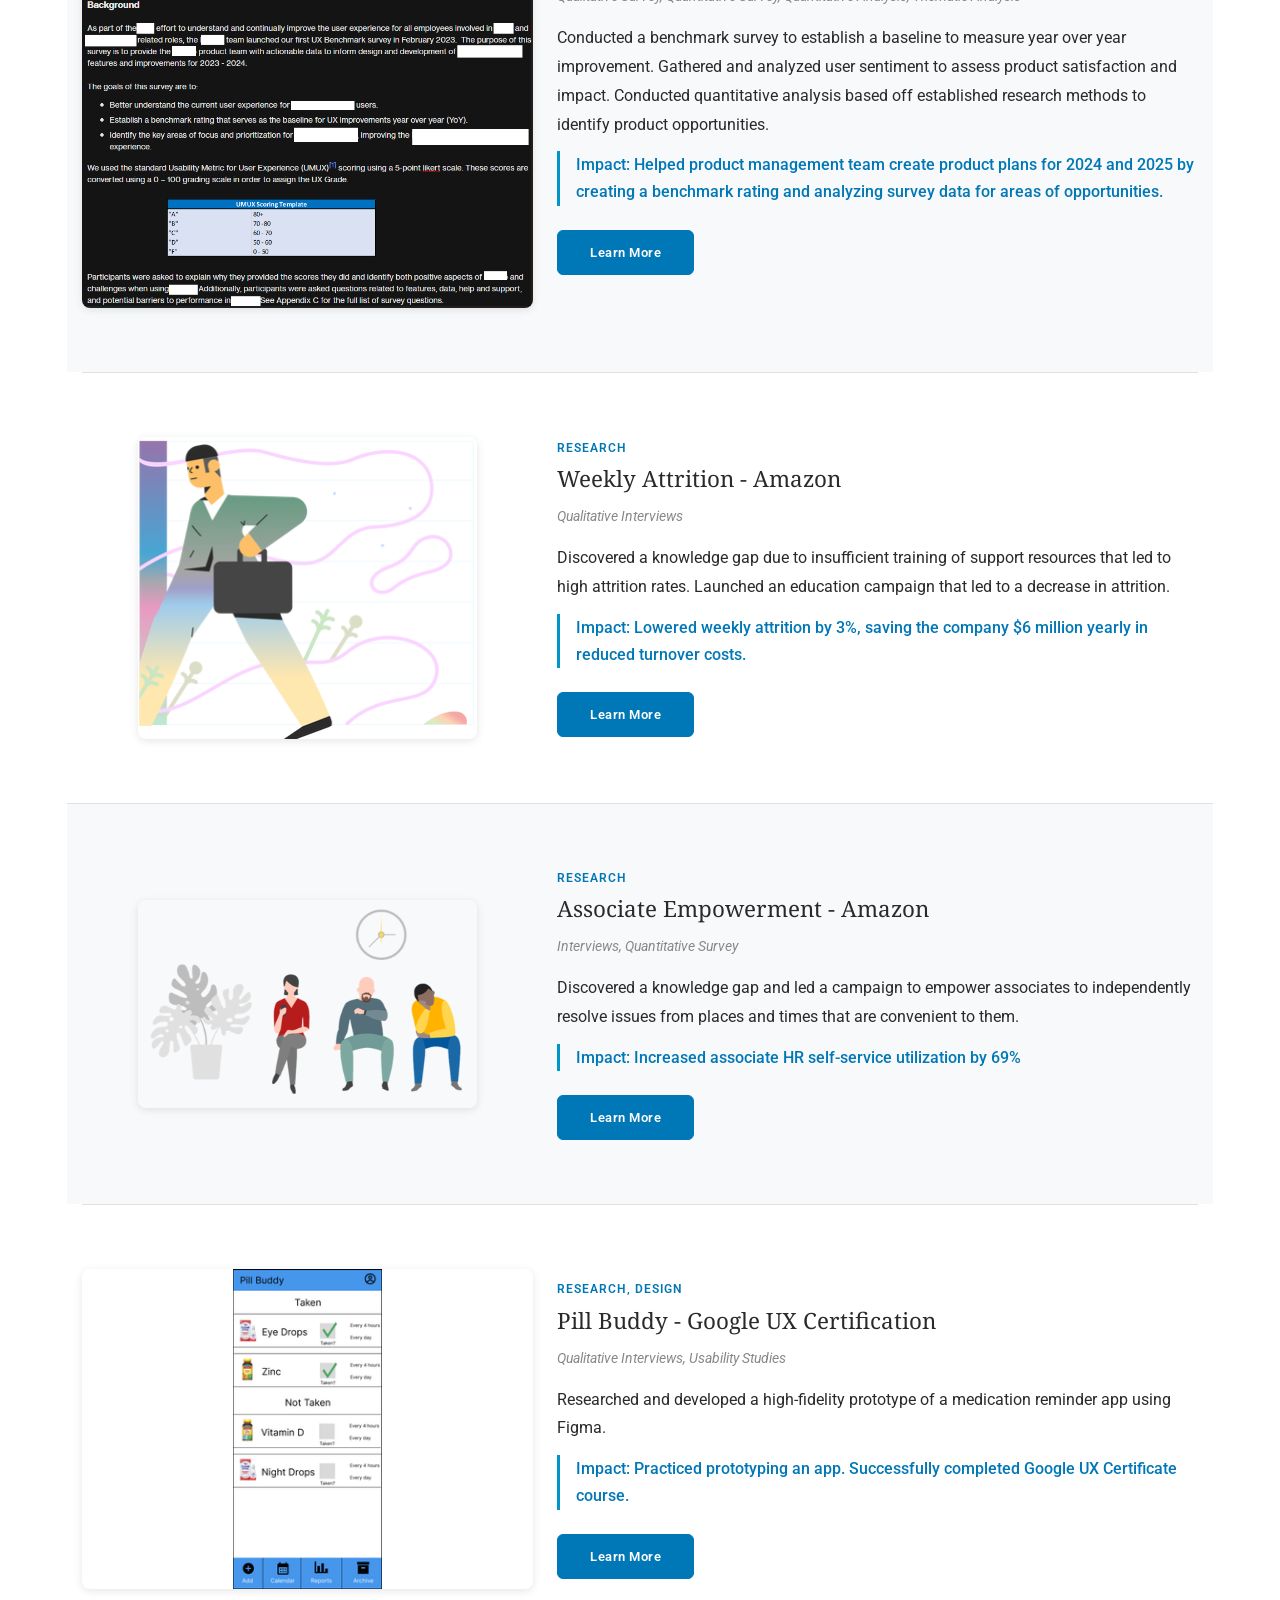
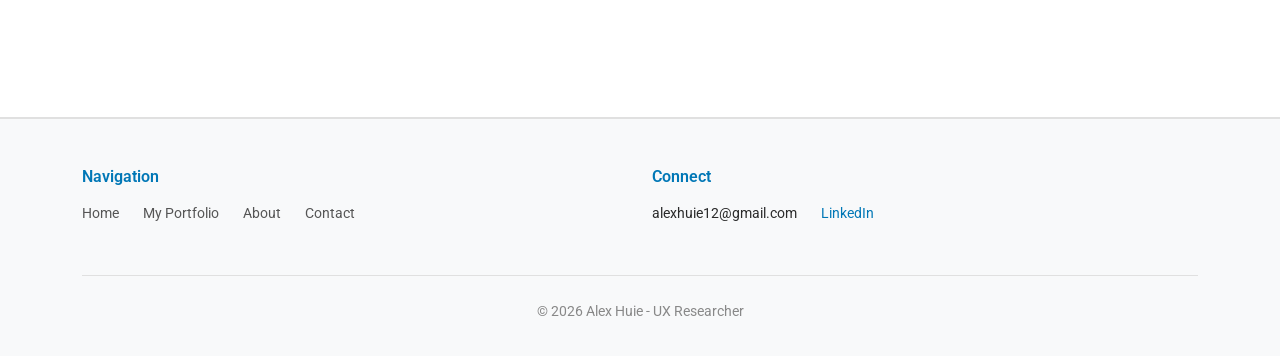
<file: my-portfolio.html>
<!DOCTYPE html>
<html lang="en">
<head>
  <meta charset="UTF-8">
  <meta name="viewport" content="width=device-width, initial-scale=1.0">
  <meta http-equiv="Content-Security-Policy" content="upgrade-insecure-requests">
  <meta name="referrer" content="no-referrer">
  <title>My Portfolio - Alex Huie</title>
  <link rel="stylesheet" href="css/bootstrap.min.css">
  <link rel="stylesheet" href="css/styles.css?v=7">
</head>
<body>

  <!-- Navbar -->
  <nav class="navbar navbar-expand-md navbar-light bg-white">
    <div class="container">
      <a class="navbar-brand" href="index.html">Alex Huie's Portfolio</a>
      <button class="navbar-toggler" type="button" data-bs-toggle="collapse" data-bs-target="#mainNav">
        <span class="navbar-toggler-icon"></span>
      </button>
      <div class="collapse navbar-collapse justify-content-end" id="mainNav">
        <ul class="navbar-nav">
          <li class="nav-item"><a class="nav-link" href="index.html">Home</a></li>
          <li class="nav-item"><a class="nav-link active" href="my-portfolio.html">My Portfolio</a></li>
          <li class="nav-item"><a class="nav-link" href="about.html">About</a></li>
          <li class="nav-item"><a class="nav-link" href="contact.html">Contact</a></li>
        </ul>
      </div>
    </div>
  </nav>

  <!-- Portfolio -->
  <div class="container">

    <!-- shift execution jobs research -->
    <div class="portfolio-card" id="shift-execution">
      <div class="row align-items-center">
        <div class="col-md-5 mb-3 mb-md-0">
          <!-- Image - PLACEHOLDER: Add thumbnail image path here -->
          <img src="resources/images/shift-execution/thumbnail.png" alt="Shift Execution Jobs Research - Amazon" style="max-width: 100%; height: auto;">
        </div>
        <div class="col-md-7">
          <div class="card-type">Research</div>
          <h3>Shift Execution Jobs Research - Amazon</h3>
          <div class="card-methods">Jobs To Be Done, Critical Decision Making Analysis, Interviews</div>
          <p class="card-desc">Mapped key tasks involved in executing shift, detailing key decisions, information, and tools used.</p>
          <p class="card-impact">Impact: Surfaced workflow and goals for executing shift, prioritized what goals need support, and influenced 2026 roadmaps to develop a new tool to fill support gaps.</p>
          <a href="shift-execution-jobs-research.html" class="btn btn-dark">Learn More</a>
        </div>
      </div>
    </div>

    <!-- amazon improving aa scheduling app -->
    <div class="portfolio-card" id="scheduling-app">
      <div class="row align-items-center">
        <div class="col-md-5 mb-3 mb-md-0">
          <!-- Image -->
          <img src="resources/images/amazon%20improving%20associate%20scheduling%20app/amazon improving aa scheduling app thumbnail.png" alt="Improving Associate Scheduling App - Amazon" style="max-width: 100%; height: auto;">
        </div>
        <div class="col-md-7">
          <div class="card-type">Research</div>
          <h3>Improving Associate Scheduling App - Amazon</h3>
          <div class="card-methods">Usability Testing, Qualitative Research, Interviews</div>
          <p class="card-desc">Led foundational research to analyze the current staffing workflow, uncover inefficiencies, and identify opportunities for automation. These insights directly shaped the prototype for a new labor-optimization tool.</p>
          <p class="card-impact">Impact: The tool is expected to scale to hundreds of Amazon fulfillment centers, streamlining staffing decisions through automated recommendations.</p>
          <a href="improving-associate-shift-scheduling-app.html" class="btn btn-dark">Learn More</a>
        </div>
      </div>
    </div>

    <!-- amazon labor optimization system-->
    <div class="portfolio-card" id="labor-optimization">
      <div class="row align-items-center">
        <div class="col-md-5 mb-3 mb-md-0">
          <!-- Image -->
          <img src="resources/images/amazon labor optimization system/amazon labor optimization case thumbnail.jpg" alt="Labor Optimization System - Amazon" style="max-width: 100%; height: auto;">
        </div>
        <div class="col-md-7">
          <div class="card-type">Research</div>
          <h3>Labor Optimization System - Amazon</h3>
          <div class="card-methods">Design Sprint, Qualitative Research, Interviews</div>
          <p class="card-desc">Co-led a design sprint to understand staffing pain points and rapidly prototype solutions. Facilitated cross-functional collaboration to move from problem exploration to tested concepts in a week, shaping the product roadmap.</p>
          <p class="card-impact">Impact: The tool is expected to scale to hundreds of Amazon fulfillment centers, streamlining staffing decisions through automated recommendations.</p>
          <a href="labor-optimization-system---amazon.html" class="btn btn-dark">Learn More</a>
        </div>
      </div>
    </div>

    <!-- amazon internal product research  -->
    <div class="portfolio-card" id="internal-product">
      <div class="row align-items-center">
        <div class="col-md-5 mb-3 mb-md-0">
          <!-- Image -->
          <img src="resources/images/amazon internal product research/thumnail.png" alt="Internal Product Research - Amazon" style="max-width: 100%; height: auto;">
        </div>
        <div class="col-md-7">
          <div class="card-type">Research</div>
          <h3>Internal Product Research - Amazon</h3>
          <div class="card-methods">Qualitative Survey, Quantitative Survey, Quantitative Analysis, Thematic Analysis</div>
          <p class="card-desc">Conducted a benchmark survey to establish a baseline to measure year over year improvement. Gathered and analyzed user sentiment to assess product satisfaction and impact. Conducted quantitative analysis based off established research methods to identify product opportunities.</p>
          <p class="card-impact">Impact: Helped product management team create product plans for 2024 and 2025 by creating a benchmark rating and analyzing survey data for areas of opportunities.</p>
          <a href="internal-product-research---amazon.html" class="btn btn-dark">Learn More</a>
        </div>
      </div>
    </div>

    <!-- amazon weekly attrition-->
    <div class="portfolio-card" id="weekly-attrition">
      <div class="row align-items-center">
        <div class="col-md-5 mb-3 mb-md-0">
          <!-- Image -->
          <img src="resources/images/amazon%20weekly%20attrition/amazon weekly attrition thumbnail.png" alt="Weekly Attrition - Amazon" style="max-width: 75%; height: auto; object-fit: contain; display: block; margin: 0 auto;">
        </div>
        <div class="col-md-7">
          <div class="card-type">Research</div>
          <h3>Weekly Attrition - Amazon</h3>
          <div class="card-methods">Qualitative Interviews</div>
          <p class="card-desc">Discovered a knowledge gap due to insufficient training of support resources that led to high attrition rates. Launched an education campaign that led to a decrease in attrition.</p>
          <p class="card-impact">Impact: Lowered weekly attrition by 3%, saving the company $6 million yearly in reduced turnover costs.</p>
          <a href="weekly-attrition---amazon.html" class="btn btn-dark">Learn More</a>
        </div>
      </div>
    </div>

    <!-- amazon aa empowerment -->
    <div class="portfolio-card" id="associate-empowerment">
      <div class="row align-items-center">
        <div class="col-md-5 mb-3 mb-md-0">
          <!-- Image -->
          <img src="resources/images/amazon%20associate%20empowerment/amazon associate empowerment thumbnail.png" alt="Associate Empowerment - Amazon" style="max-width: 75%; height: auto; object-fit: contain; display: block; margin: 0 auto;">
        </div>
        <div class="col-md-7">
          <div class="card-type">Research</div>
          <h3>Associate Empowerment - Amazon</h3>
          <div class="card-methods">Interviews, Quantitative Survey</div>
          <p class="card-desc">Discovered a knowledge gap and led a campaign to empower associates to independently resolve issues from places and times that are convenient to them.</p>
          <p class="card-impact">Impact: Increased associate HR self-service utilization by 69%</p>
          <a href="associate-empowerment---amazon.html" class="btn btn-dark">Learn More</a>
        </div>
      </div>
    </div>

    <!-- google cert pill buddy-->
    <div class="portfolio-card" id="pill-buddy">
      <div class="row align-items-center">
        <div class="col-md-5 mb-3 mb-md-0">
          <!-- Image -->
          <img src="resources/images/pill%20buddy/thumbnail.png" alt="Pill Buddy - Google UX Certification" style="max-width: 100%; max-height: 320px; height: auto; object-fit: contain; display: block; margin: 0 auto;">
        </div>
        <div class="col-md-7">
          <div class="card-type">Research, Design</div>
          <h3>Pill Buddy - Google UX Certification</h3>
          <div class="card-methods">Qualitative Interviews, Usability Studies</div>
          <p class="card-desc">Researched and developed a high-fidelity prototype of a medication reminder app using Figma.</p>
          <p class="card-impact">Impact: Practiced prototyping an app. Successfully completed Google UX Certificate course.</p>
          <a href="pill-buddy---google-ux-cert.html" class="btn btn-dark">Learn More</a>
        </div>
      </div>
    </div>

  </div>

  <!-- Footer -->
  <footer style="background-color: #f8f9fa; border-top: 2px solid #e0e0e0; padding: 3rem 0 2rem; margin-top: 4rem;">
    <div class="container">
      <div class="row">
        <div class="col-md-6 mb-3" style="text-align: left;">
          <h4 style="font-size: 1rem; color: #0077b6; margin-bottom: 1rem; font-weight: 600;">Navigation</h4>
          <div style="display: flex; gap: 1.5rem; flex-wrap: wrap;">
            <a href="index.html" style="color: #555; text-decoration: none; font-size: 0.9rem;">Home</a>
            <a href="my-portfolio.html" style="color: #555; text-decoration: none; font-size: 0.9rem;">My Portfolio</a>
            <a href="about.html" style="color: #555; text-decoration: none; font-size: 0.9rem;">About</a>
            <a href="contact.html" style="color: #555; text-decoration: none; font-size: 0.9rem;">Contact</a>
          </div>
        </div>
        <div class="col-md-6 mb-3" style="text-align: left;">
          <h4 style="font-size: 1rem; color: #0077b6; margin-bottom: 1rem; font-weight: 600;">Connect</h4>
          <div style="display: flex; gap: 1.5rem; flex-wrap: wrap;">
            <span id="footer-email" style="font-size: 0.9rem;"></span>
            <a href="https://www.linkedin.com/in/alex-huie-817015193/" target="_blank" rel="noopener" style="color: #0077b6; text-decoration: none; font-size: 0.9rem;">LinkedIn</a>
          </div>
        </div>
      </div>
      <div style="border-top: 1px solid #e0e0e0; margin-top: 2rem; padding-top: 1.5rem; text-align: center;">
        <p style="color: #888; font-size: 0.875rem; margin: 0;">© 2026 Alex Huie - UX Researcher</p>
      </div>
    </div>
  </footer>

  <script src="js/bootstrap.bundle.min.js"></script>
  <script>
    // Construct email to avoid bot scraping
    const user = 'alexhuie12';
    const domain = 'gmail.com';
    const email = user + '@' + domain;
    document.getElementById('footer-email').textContent = email;

    // Disable right-click
    document.addEventListener('contextmenu', event => event.preventDefault());
  </script>
</body>
</html>
</file>
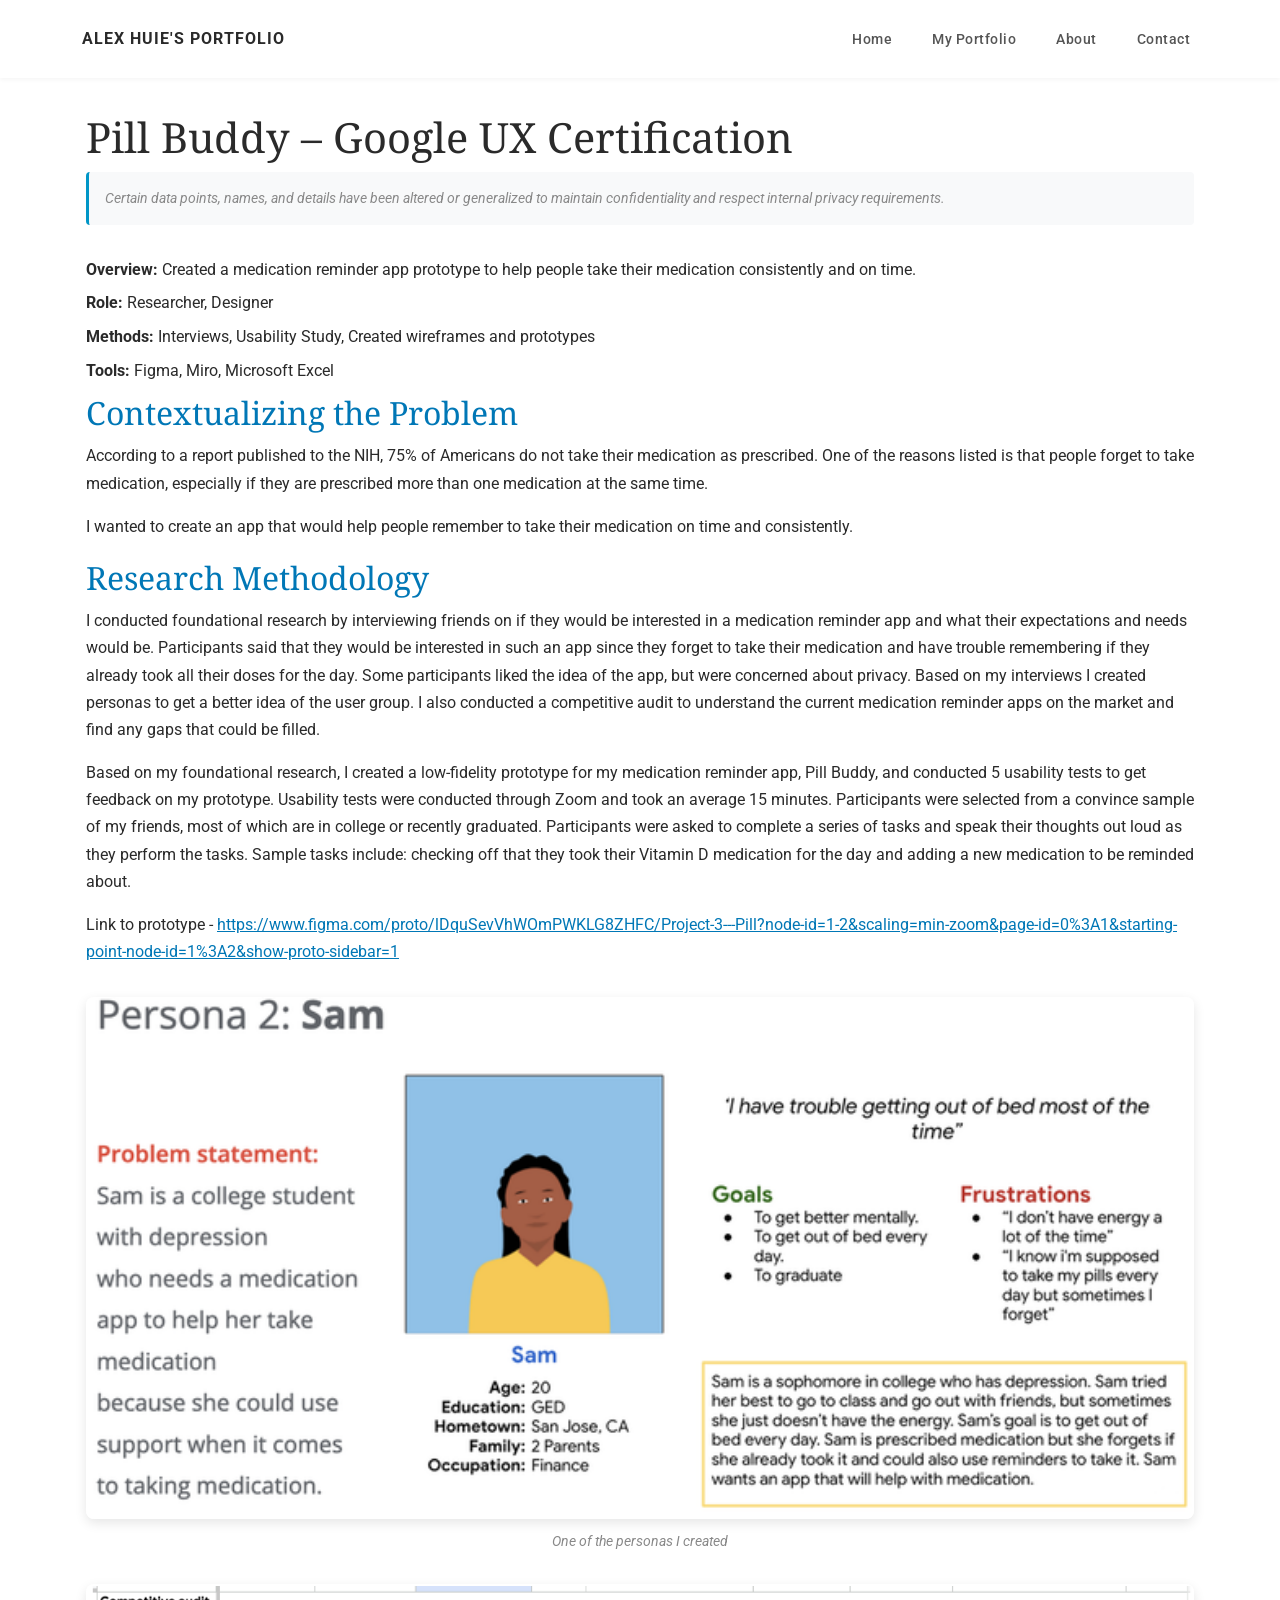
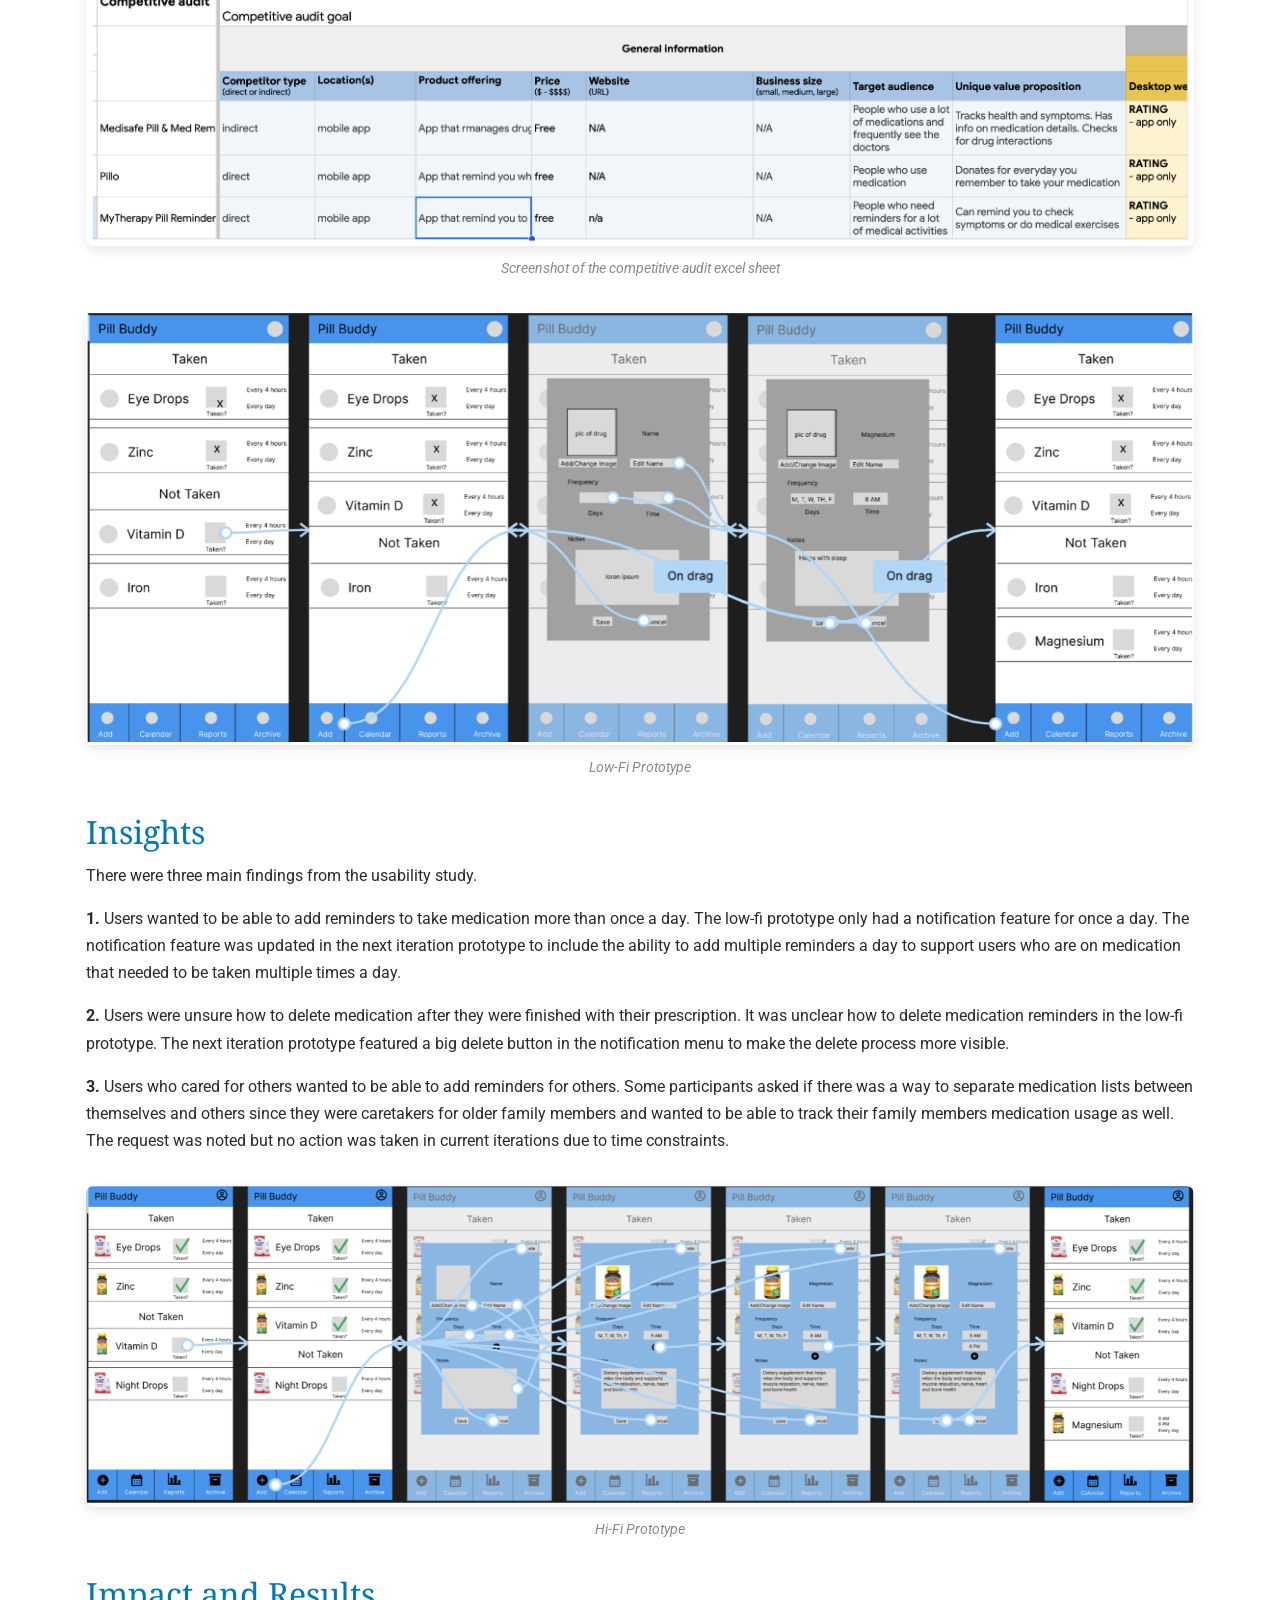
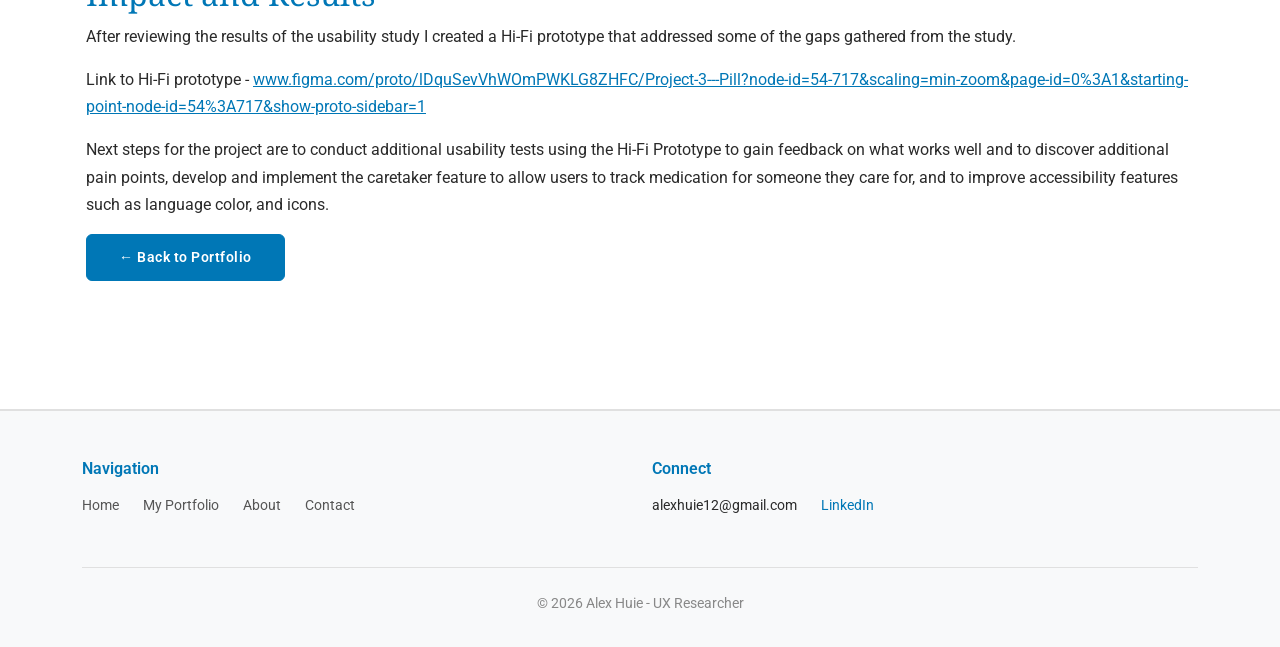
<file: pill-buddy---google-ux-cert.html>
<!DOCTYPE html>
<html lang="en">
<head>
  <meta charset="UTF-8">
  <meta name="viewport" content="width=device-width, initial-scale=1.0">
  <meta http-equiv="Content-Security-Policy" content="upgrade-insecure-requests">
  <meta name="referrer" content="no-referrer">
  <title>Pill Buddy - Alex Huie</title>
  <link rel="stylesheet" href="css/bootstrap.min.css">
  <link rel="stylesheet" href="css/styles.css?v=7">
</head>
<body>

  <!-- Navbar -->
  <nav class="navbar navbar-expand-md navbar-light bg-white">
    <div class="container">
      <a class="navbar-brand" href="index.html">Alex Huie's Portfolio</a>
      <button class="navbar-toggler" type="button" data-bs-toggle="collapse" data-bs-target="#mainNav">
        <span class="navbar-toggler-icon"></span>
      </button>
      <div class="collapse navbar-collapse justify-content-end" id="mainNav">
        <ul class="navbar-nav">
          <li class="nav-item"><a class="nav-link" href="index.html">Home</a></li>
          <li class="nav-item"><a class="nav-link" href="my-portfolio.html">My Portfolio</a></li>
          <li class="nav-item"><a class="nav-link" href="about.html">About</a></li>
          <li class="nav-item"><a class="nav-link" href="contact.html">Contact</a></li>
        </ul>
      </div>
    </div>
  </nav>

  <!-- Case Study -->
  <div class="container case-study">
    <h1>Pill Buddy &ndash; Google UX Certification</h1>
    <p class="disclaimer">Certain data points, names, and details have been altered or generalized to maintain confidentiality and respect internal privacy requirements.</p>

    <!-- Case Study Content -->
    <div class="case-study-content">
      <div class="case-study-meta">
        <p><strong>Overview:</strong> Created a medication reminder app prototype to help people take their medication consistently and on time.</p>
        <p><strong>Role:</strong> Researcher, Designer</p>
        <p><strong>Methods:</strong> Interviews, Usability Study, Created wireframes and prototypes</p>
        <p><strong>Tools:</strong> Figma, Miro, Microsoft Excel</p>
      </div>

      <h2>Contextualizing the Problem</h2>
      <p>According to a report published to the NIH, 75% of Americans do not take their medication as prescribed. One of the reasons listed is that people forget to take medication, especially if they are prescribed more than one medication at the same time.</p>

      <p>I wanted to create an app that would help people remember to take their medication on time and consistently.</p>

      <h2>Research Methodology</h2>
      <p>I conducted foundational research by interviewing friends on if they would be interested in a medication reminder app and what their expectations and needs would be. Participants said that they would be interested in such an app since they forget to take their medication and have trouble remembering if they already took all their doses for the day. Some participants liked the idea of the app, but were concerned about privacy. Based on my interviews I created personas to get a better idea of the user group. I also conducted a competitive audit to understand the current medication reminder apps on the market and find any gaps that could be filled.</p>

      <p>Based on my foundational research, I created a low-fidelity prototype for my medication reminder app, Pill Buddy, and conducted 5 usability tests to get feedback on my prototype. Usability tests were conducted through Zoom and took an average 15 minutes. Participants were selected from a convince sample of my friends, most of which are in college or recently graduated. Participants were asked to complete a series of tasks and speak their thoughts out loud as they perform the tasks. Sample tasks include: checking off that they took their Vitamin D medication for the day and adding a new medication to be reminded about.</p>

      <p>Link to prototype - <a href="https://www.figma.com/proto/lDquSevVhWOmPWKLG8ZHFC/Project-3---Pill?node-id=1-2&scaling=min-zoom&page-id=0%3A1&starting-point-node-id=1%3A2&show-proto-sidebar=1" target="_blank" rel="noopener" class="standard-link">https://www.figma.com/proto/lDquSevVhWOmPWKLG8ZHFC/Project-3---Pill?node-id=1-2&scaling=min-zoom&page-id=0%3A1&starting-point-node-id=1%3A2&show-proto-sidebar=1</a></p>

      <!-- Image: One of the personas I created -->
      <div class="case-study-image">
        <img src="resources/images/pill%20buddy/pill buddy persona.png" alt="One of the personas I created">
        <p class="image-caption">One of the personas I created</p>
      </div>

      <!-- Image: Screenshot of the competitive audit excel sheet -->
      <div class="case-study-image">
        <img src="resources/images/pill%20buddy/pill buddy competitive analysis.png" alt="Screenshot of the competitive audit excel sheet">
        <p class="image-caption">Screenshot of the competitive audit excel sheet</p>
      </div>

      <!-- Image: Low-Fi Prototype -->
      <div class="case-study-image">
        <img src="resources/images/pill%20buddy/pill buddy low fi figma.png" alt="Low-Fi Prototype">
        <p class="image-caption">Low-Fi Prototype</p>
      </div>

      <h2>Insights</h2>
      <p>There were three main findings from the usability study.</p>

      <p><strong>1.</strong> Users wanted to be able to add reminders to take medication more than once a day. The low-fi prototype only had a notification feature for once a day. The notification feature was updated in the next iteration prototype to include the ability to add multiple reminders a day to support users who are on medication that needed to be taken multiple times a day.</p>

      <p><strong>2.</strong> Users were unsure how to delete medication after they were finished with their prescription. It was unclear how to delete medication reminders in the low-fi prototype. The next iteration prototype featured a big delete button in the notification menu to make the delete process more visible.</p>

      <p><strong>3.</strong> Users who cared for others wanted to be able to add reminders for others. Some participants asked if there was a way to separate medication lists between themselves and others since they were caretakers for older family members and wanted to be able to track their family members medication usage as well. The request was noted but no action was taken in current iterations due to time constraints.</p>

      <!-- Image: Hi-Fi Prototype -->
      <div class="case-study-image">
        <img src="resources/images/pill%20buddy/pill buddy hi fi figma.png" alt="Hi-Fi Prototype">
        <p class="image-caption">Hi-Fi Prototype</p>
      </div>

      <h2>Impact and Results</h2>
      <p>After reviewing the results of the usability study I created a Hi-Fi prototype that addressed some of the gaps gathered from the study.</p>

      <p>Link to Hi-Fi prototype - <a href="https://www.figma.com/proto/lDquSevVhWOmPWKLG8ZHFC/Project-3---Pill?node-id=54-717&scaling=min-zoom&page-id=0%3A1&starting-point-node-id=54%3A717&show-proto-sidebar=1" target="_blank" rel="noopener" class="standard-link">www.figma.com/proto/lDquSevVhWOmPWKLG8ZHFC/Project-3---Pill?node-id=54-717&scaling=min-zoom&page-id=0%3A1&starting-point-node-id=54%3A717&show-proto-sidebar=1</a></p>

      <p>Next steps for the project are to conduct additional usability tests using the Hi-Fi Prototype to gain feedback on what works well and to discover additional pain points, develop and implement the caretaker feature to allow users to track medication for someone they care for, and to improve accessibility features such as language color, and icons.</p>
    </div>

    <a href="my-portfolio.html#pill-buddy" class="btn btn-dark">&larr; Back to Portfolio</a>
  </div>

  <!-- Footer -->
  <footer style="background-color: #f8f9fa; border-top: 2px solid #e0e0e0; padding: 3rem 0 2rem; margin-top: 4rem;">
    <div class="container">
      <div class="row">
        <div class="col-md-6 mb-3" style="text-align: left;">
          <h4 style="font-size: 1rem; color: #0077b6; margin-bottom: 1rem; font-weight: 600;">Navigation</h4>
          <div style="display: flex; gap: 1.5rem; flex-wrap: wrap;">
            <a href="index.html" style="color: #555; text-decoration: none; font-size: 0.9rem;">Home</a>
            <a href="my-portfolio.html" style="color: #555; text-decoration: none; font-size: 0.9rem;">My Portfolio</a>
            <a href="about.html" style="color: #555; text-decoration: none; font-size: 0.9rem;">About</a>
            <a href="contact.html" style="color: #555; text-decoration: none; font-size: 0.9rem;">Contact</a>
          </div>
        </div>
        <div class="col-md-6 mb-3" style="text-align: left;">
          <h4 style="font-size: 1rem; color: #0077b6; margin-bottom: 1rem; font-weight: 600;">Connect</h4>
          <div style="display: flex; gap: 1.5rem; flex-wrap: wrap;">
            <span id="footer-email" style="font-size: 0.9rem;"></span>
            <a href="https://www.linkedin.com/in/alex-huie-817015193/" target="_blank" rel="noopener" style="color: #0077b6; text-decoration: none; font-size: 0.9rem;">LinkedIn</a>
          </div>
        </div>
      </div>
      <div style="border-top: 1px solid #e0e0e0; margin-top: 2rem; padding-top: 1.5rem; text-align: center;">
        <p style="color: #888; font-size: 0.875rem; margin: 0;">© 2026 Alex Huie - UX Researcher</p>
      </div>
    </div>
  </footer>

  <script src="js/bootstrap.bundle.min.js"></script>
  <script>
    // Construct email to avoid bot scraping
    const user = 'alexhuie12';
    const domain = 'gmail.com';
    const email = user + '@' + domain;
    document.getElementById('footer-email').textContent = email;

    // Disable right-click
    document.addEventListener('contextmenu', event => event.preventDefault());
  </script>
</body>
</html>
</file>
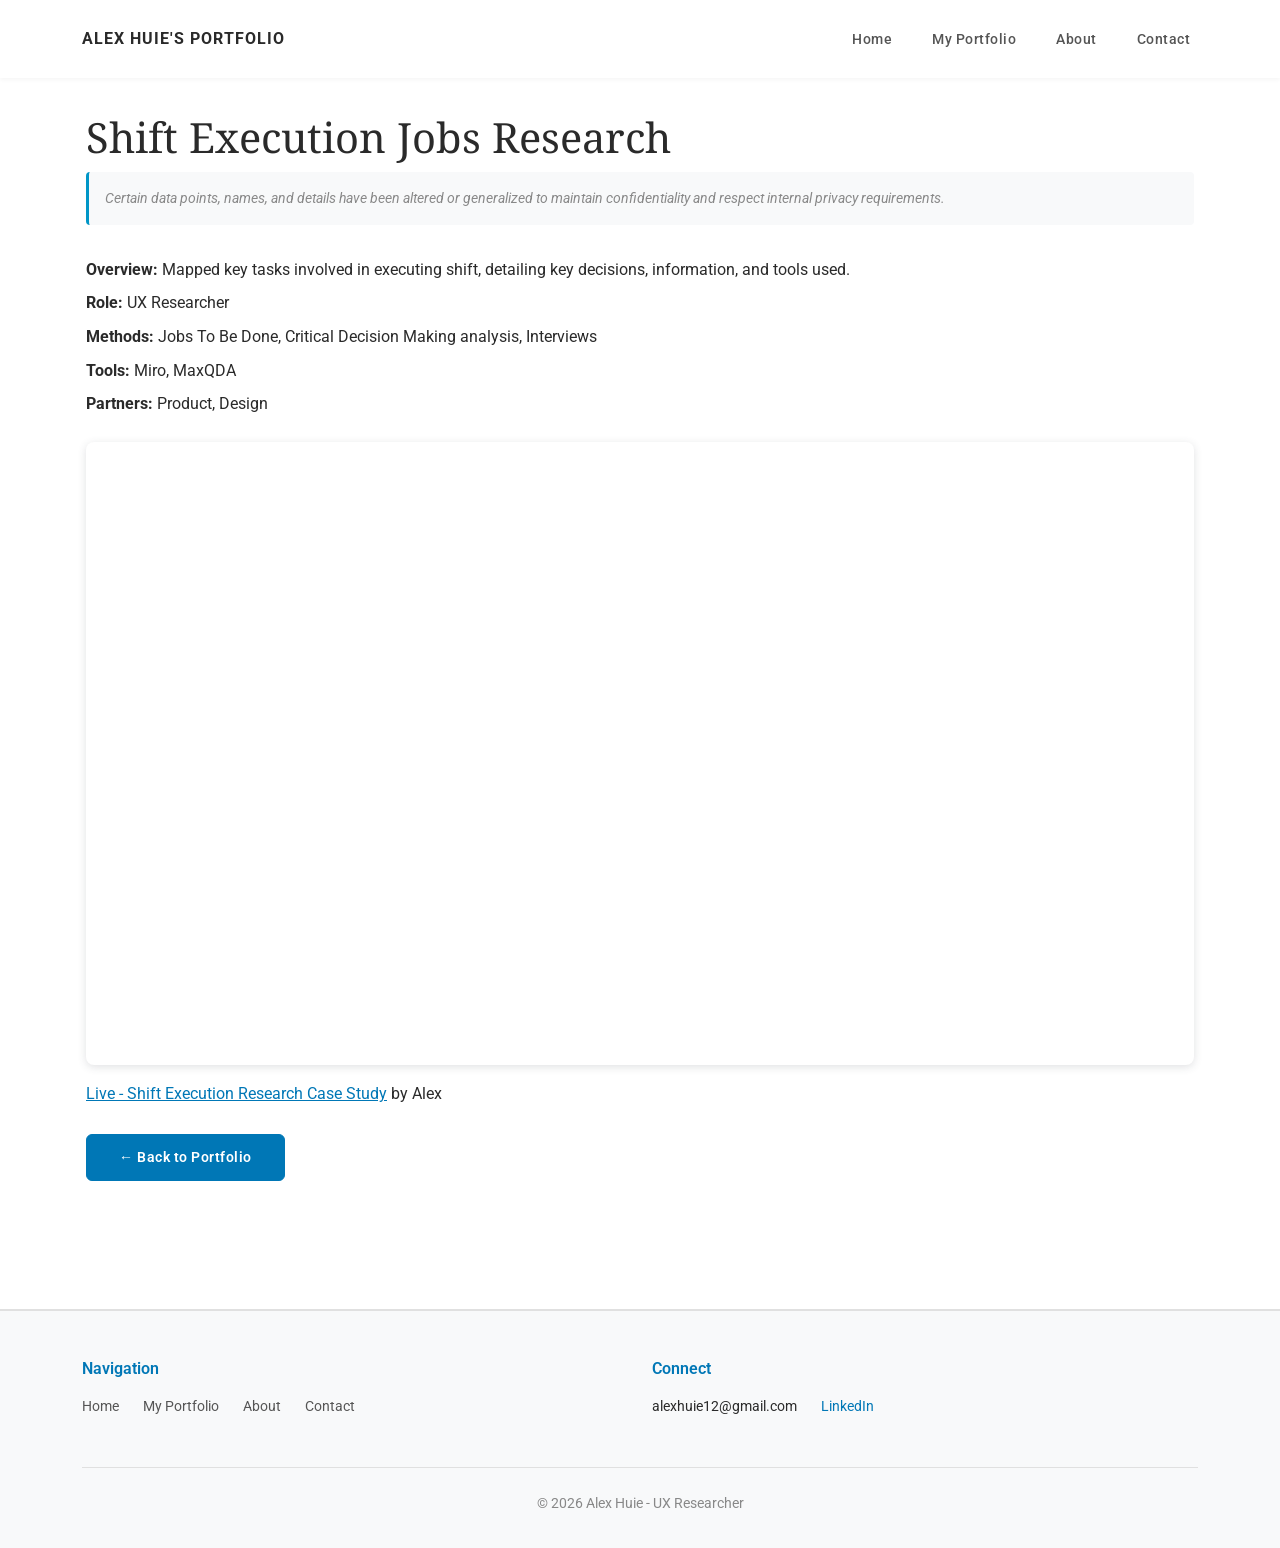
<file: shift-execution-jobs-research.html>
<!DOCTYPE html>
<html lang="en">
<head>
  <meta charset="UTF-8">
  <meta name="viewport" content="width=device-width, initial-scale=1.0">
  <meta http-equiv="Content-Security-Policy" content="upgrade-insecure-requests">
  <meta name="referrer" content="no-referrer">
  <title>Shift Execution Jobs Research - Alex Huie</title>
  <link rel="stylesheet" href="css/bootstrap.min.css">
  <link rel="stylesheet" href="css/styles.css?v=7">
</head>
<body>

  <!-- Navbar -->
  <nav class="navbar navbar-expand-md navbar-light bg-white">
    <div class="container">
      <a class="navbar-brand" href="index.html">Alex Huie's Portfolio</a>
      <button class="navbar-toggler" type="button" data-bs-toggle="collapse" data-bs-target="#mainNav">
        <span class="navbar-toggler-icon"></span>
      </button>
      <div class="collapse navbar-collapse justify-content-end" id="mainNav">
        <ul class="navbar-nav">
          <li class="nav-item"><a class="nav-link" href="index.html">Home</a></li>
          <li class="nav-item"><a class="nav-link" href="my-portfolio.html">My Portfolio</a></li>
          <li class="nav-item"><a class="nav-link" href="about.html">About</a></li>
          <li class="nav-item"><a class="nav-link" href="contact.html">Contact</a></li>
        </ul>
      </div>
    </div>
  </nav>

  <!-- Case Study Header -->
  <div class="container case-study">
    <h1>Shift Execution Jobs Research</h1>
    <p class="disclaimer">Certain data points, names, and details have been altered or generalized to maintain confidentiality and respect internal privacy requirements.</p>

    <!-- Case Study Content -->
    <div class="case-study-content">
      <div class="case-study-meta">
        <p><strong>Overview:</strong> Mapped key tasks involved in executing shift, detailing key decisions, information, and tools used.</p>
        <p><strong>Role:</strong> UX Researcher</p>
        <p><strong>Methods:</strong> Jobs To Be Done, Critical Decision Making analysis, Interviews</p>
        <p><strong>Tools:</strong> Miro, MaxQDA</p>
        <p><strong>Partners:</strong> Product, Design</p>
      </div>
    </div>

    <!-- Canva Embed -->
    <div style="position: relative;">
      <div id="canva-loading-1" style="position: absolute; top: 50%; left: 50%; transform: translate(-50%, -50%); font-size: 1.1rem; color: #666; z-index: 1;">Loading...</div>
      <div style="position: relative; width: 100%; height: 0; padding-top: 56.2500%;
 padding-bottom: 0; box-shadow: 0 2px 8px 0 rgba(63,69,81,0.16); margin-top: 1.6em; margin-bottom: 0.9em; overflow: hidden;
 border-radius: 8px; will-change: transform;">
        <iframe id="canva-iframe-1" loading="lazy" style="position: absolute; width: 100%; height: 100%; top: 0; left: 0; border: none; padding: 0;margin: 0;"
                src="https://www.canva.com/design/DAHM3H-xUaQ/DpROULUXw50XRwiCPPQM0w/view?embed" allowfullscreen="allowfullscreen" allow="fullscreen">
        </iframe>
      </div>
    </div>
    <script>
      document.getElementById('canva-iframe-1').addEventListener('load', function() {
        document.getElementById('canva-loading-1').style.display = 'none';
      });
    </script>
    <a href="https:&#x2F;&#x2F;www.canva.com&#x2F;design&#x2F;DAHM3H-xUaQ&#x2F;DpROULUXw50XRwiCPPQM0w&#x2F;view?utm_content=DAHM3H-xUaQ&amp;utm_campaign=designshare&amp;utm_medium=embeds&amp;utm_source=link" target="_blank" rel="noopener" class="standard-link">Live - Shift Execution Research Case Study</a> by Alex
<br><br>
    <a href="my-portfolio.html#shift-execution" class="btn btn-dark">&larr; Back to Portfolio</a>
  </div>

  <!-- Footer -->
  <footer style="background-color: #f8f9fa; border-top: 2px solid #e0e0e0; padding: 3rem 0 2rem; margin-top: 4rem;">
    <div class="container">
      <div class="row">
        <div class="col-md-6 mb-3" style="text-align: left;">
          <h4 style="font-size: 1rem; color: #0077b6; margin-bottom: 1rem; font-weight: 600;">Navigation</h4>
          <div style="display: flex; gap: 1.5rem; flex-wrap: wrap;">
            <a href="index.html" style="color: #555; text-decoration: none; font-size: 0.9rem;">Home</a>
            <a href="my-portfolio.html" style="color: #555; text-decoration: none; font-size: 0.9rem;">My Portfolio</a>
            <a href="about.html" style="color: #555; text-decoration: none; font-size: 0.9rem;">About</a>
            <a href="contact.html" style="color: #555; text-decoration: none; font-size: 0.9rem;">Contact</a>
          </div>
        </div>
        <div class="col-md-6 mb-3" style="text-align: left;">
          <h4 style="font-size: 1rem; color: #0077b6; margin-bottom: 1rem; font-weight: 600;">Connect</h4>
          <div style="display: flex; gap: 1.5rem; flex-wrap: wrap;">
            <span id="footer-email" style="font-size: 0.9rem;"></span>
            <a href="https://www.linkedin.com/in/alex-huie-817015193/" target="_blank" rel="noopener" style="color: #0077b6; text-decoration: none; font-size: 0.9rem;">LinkedIn</a>
          </div>
        </div>
      </div>
      <div style="border-top: 1px solid #e0e0e0; margin-top: 2rem; padding-top: 1.5rem; text-align: center;">
        <p style="color: #888; font-size: 0.875rem; margin: 0;">© 2026 Alex Huie - UX Researcher</p>
      </div>
    </div>
  </footer>

  <script src="js/bootstrap.bundle.min.js"></script>
  <script>
    // Construct email to avoid bot scraping
    const user = 'alexhuie12';
    const domain = 'gmail.com';
    const email = user + '@' + domain;
    document.getElementById('footer-email').textContent = email;

    // Disable right-click
    document.addEventListener('contextmenu', event => event.preventDefault());
  </script>
</body>
</html>
</file>
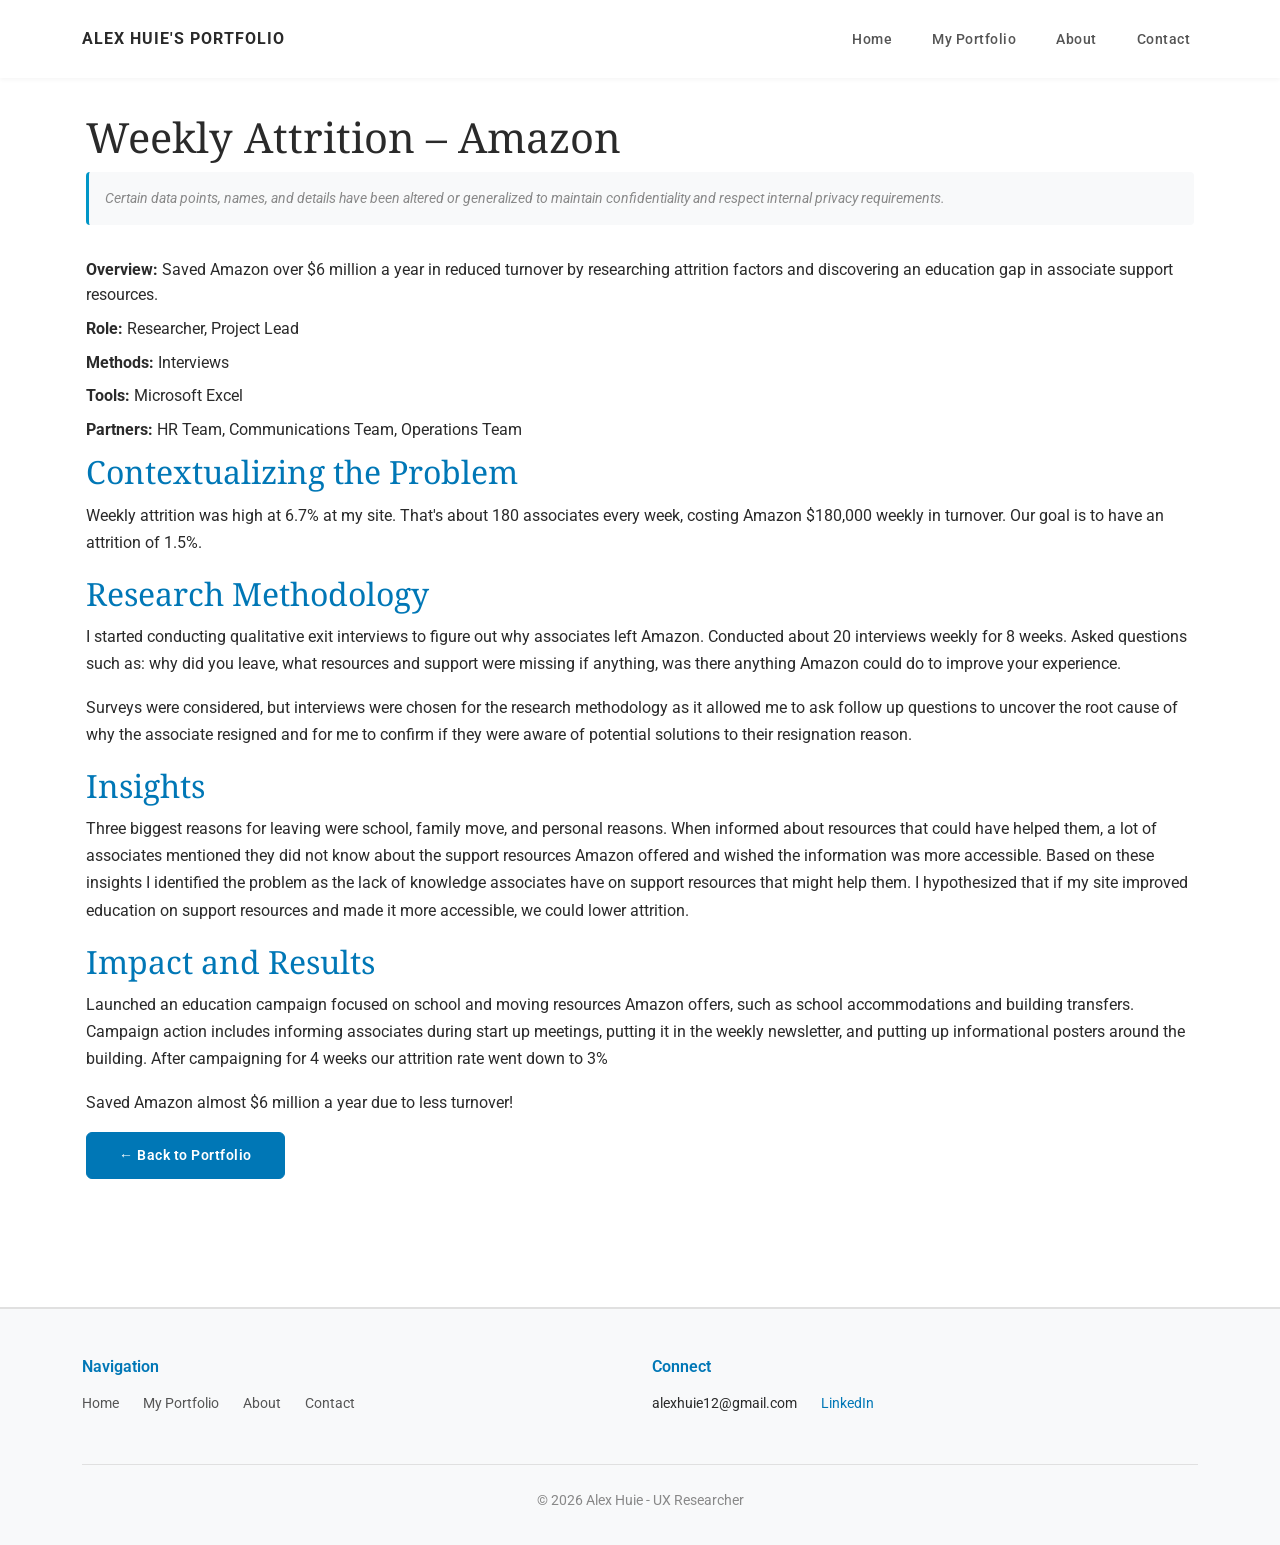
<file: weekly-attrition---amazon.html>
<!DOCTYPE html>
<html lang="en">
<head>
  <meta charset="UTF-8">
  <meta name="viewport" content="width=device-width, initial-scale=1.0">
  <meta http-equiv="Content-Security-Policy" content="upgrade-insecure-requests">
  <meta name="referrer" content="no-referrer">
  <title>Weekly Attrition - Alex Huie</title>
  <link rel="stylesheet" href="css/bootstrap.min.css">
  <link rel="stylesheet" href="css/styles.css?v=7">
</head>
<body>

  <!-- Navbar -->
  <nav class="navbar navbar-expand-md navbar-light bg-white">
    <div class="container">
      <a class="navbar-brand" href="index.html">Alex Huie's Portfolio</a>
      <button class="navbar-toggler" type="button" data-bs-toggle="collapse" data-bs-target="#mainNav">
        <span class="navbar-toggler-icon"></span>
      </button>
      <div class="collapse navbar-collapse justify-content-end" id="mainNav">
        <ul class="navbar-nav">
          <li class="nav-item"><a class="nav-link" href="index.html">Home</a></li>
          <li class="nav-item"><a class="nav-link" href="my-portfolio.html">My Portfolio</a></li>
          <li class="nav-item"><a class="nav-link" href="about.html">About</a></li>
          <li class="nav-item"><a class="nav-link" href="contact.html">Contact</a></li>
        </ul>
      </div>
    </div>
  </nav>

  <!-- Case Study -->
  <div class="container case-study">
    <h1>Weekly Attrition &ndash; Amazon</h1>
    <p class="disclaimer">Certain data points, names, and details have been altered or generalized to maintain confidentiality and respect internal privacy requirements.</p>

    <!-- Case Study Content -->
    <div class="case-study-content">
      <div class="case-study-meta">
        <p><strong>Overview:</strong> Saved Amazon over $6 million a year in reduced turnover by researching attrition factors and discovering an education gap in associate support resources.</p>
        <p><strong>Role:</strong> Researcher, Project Lead</p>
        <p><strong>Methods:</strong> Interviews</p>
        <p><strong>Tools:</strong> Microsoft Excel</p>
        <p><strong>Partners:</strong> HR Team, Communications Team, Operations Team</p>
      </div>

      <h2>Contextualizing the Problem</h2>
      <p>Weekly attrition was high at 6.7% at my site. That's about 180 associates every week, costing Amazon $180,000 weekly in turnover. Our goal is to have an attrition of 1.5%.</p>

      <h2>Research Methodology</h2>
      <p>I started conducting qualitative exit interviews to figure out why associates left Amazon. Conducted about 20 interviews weekly for 8 weeks. Asked questions such as: why did you leave, what resources and support were missing if anything, was there anything Amazon could do to improve your experience.</p>

      <p>Surveys were considered, but interviews were chosen for the research methodology as it allowed me to ask follow up questions to uncover the root cause of why the associate resigned and for me to confirm if they were aware of potential solutions to their resignation reason.</p>

      <h2>Insights</h2>
      <p>Three biggest reasons for leaving were school, family move, and personal reasons. When informed about resources that could have helped them, a lot of associates mentioned they did not know about the support resources Amazon offered and wished the information was more accessible. Based on these insights I identified the problem as the lack of knowledge associates have on support resources that might help them. I hypothesized that if my site improved education on support resources and made it more accessible, we could lower attrition.</p>

      <h2>Impact and Results</h2>
      <p>Launched an education campaign focused on school and moving resources Amazon offers, such as school accommodations and building transfers. Campaign action includes informing associates during start up meetings, putting it in the weekly newsletter, and putting up informational posters around the building. After campaigning for 4 weeks our attrition rate went down to 3%</p>
      <p>Saved Amazon almost $6 million a year due to less turnover!</p>
    </div>

    <a href="my-portfolio.html#weekly-attrition" class="btn btn-dark">&larr; Back to Portfolio</a>
  </div>

  <!-- Footer -->
  <footer style="background-color: #f8f9fa; border-top: 2px solid #e0e0e0; padding: 3rem 0 2rem; margin-top: 4rem;">
    <div class="container">
      <div class="row">
        <div class="col-md-6 mb-3" style="text-align: left;">
          <h4 style="font-size: 1rem; color: #0077b6; margin-bottom: 1rem; font-weight: 600;">Navigation</h4>
          <div style="display: flex; gap: 1.5rem; flex-wrap: wrap;">
            <a href="index.html" style="color: #555; text-decoration: none; font-size: 0.9rem;">Home</a>
            <a href="my-portfolio.html" style="color: #555; text-decoration: none; font-size: 0.9rem;">My Portfolio</a>
            <a href="about.html" style="color: #555; text-decoration: none; font-size: 0.9rem;">About</a>
            <a href="contact.html" style="color: #555; text-decoration: none; font-size: 0.9rem;">Contact</a>
          </div>
        </div>
        <div class="col-md-6 mb-3" style="text-align: left;">
          <h4 style="font-size: 1rem; color: #0077b6; margin-bottom: 1rem; font-weight: 600;">Connect</h4>
          <div style="display: flex; gap: 1.5rem; flex-wrap: wrap;">
            <span id="footer-email" style="font-size: 0.9rem;"></span>
            <a href="https://www.linkedin.com/in/alex-huie-817015193/" target="_blank" rel="noopener" style="color: #0077b6; text-decoration: none; font-size: 0.9rem;">LinkedIn</a>
          </div>
        </div>
      </div>
      <div style="border-top: 1px solid #e0e0e0; margin-top: 2rem; padding-top: 1.5rem; text-align: center;">
        <p style="color: #888; font-size: 0.875rem; margin: 0;">© 2026 Alex Huie - UX Researcher</p>
      </div>
    </div>
  </footer>

  <script src="js/bootstrap.bundle.min.js"></script>
  <script>
    // Construct email to avoid bot scraping
    const user = 'alexhuie12';
    const domain = 'gmail.com';
    const email = user + '@' + domain;
    document.getElementById('footer-email').textContent = email;

    // Disable right-click
    document.addEventListener('contextmenu', event => event.preventDefault());
  </script>
</body>
</html>
</file>
<file: css/styles.css>
@import url('https://fonts.googleapis.com/css2?family=Droid+Serif:ital,wght@0,400;0,700;1,400&family=Roboto:wght@300;400;500;700&display=swap');

/* ── Color Variables ──────────────────────────────── */
:root {
  --accent-color: #0077b6;
  --accent-hover: #005a8f;
  --accent-light: #0096c7;
  --text-dark: #2a2a2a;
  --text-medium: #555;
  --text-light: #888;
  --border-color: #e0e0e0;
}

/* ── Smooth Scrolling ─────────────────────────────── */
html {
  scroll-behavior: smooth;
}

/* ── Base ─────────────────────────────────────────── */
body {
  font-family: 'Roboto', sans-serif;
  font-size: 16px;
  line-height: 1.7;
  color: var(--text-dark);
  background: #fff;
}

h1, h2, h3 {
  font-family: 'Droid Serif', serif;
  color: var(--text-dark);
  font-weight: 400;
}

h1 { font-size: 2.6rem; line-height: 1.3; }
h2 { font-size: 2rem; line-height: 1.35; color: var(--accent-color); }
h3 { font-size: 1.4rem; }

a {
  color: var(--text-dark);
  text-decoration: underline;
  transition: color 0.3s ease;
}
a:hover {
  color: var(--accent-color);
}

/* Standard blue/purple link behavior */
a.standard-link {
  color: var(--accent-color);
  transition: color 0.3s ease;
}
a.standard-link:visited {
  color: #800080;
}
a.standard-link:hover {
  color: var(--accent-hover);
}
a.standard-link:active {
  color: #cc0000;
}

/* ── Navbar ───────────────────────────────────────── */
.navbar {
  padding: 1.25rem 0;
  box-shadow: 0 2px 4px rgba(0,0,0,0.04);
}
.navbar-brand {
  font-family: 'Roboto', sans-serif;
  font-size: 1rem;
  font-weight: 700;
  text-transform: uppercase;
  letter-spacing: 1px;
  color: var(--text-dark) !important;
  transition: color 0.3s ease;
}
.navbar-brand:hover {
  color: var(--accent-color) !important;
}
.navbar-nav .nav-link {
  font-family: 'Roboto', sans-serif;
  font-size: 0.875rem;
  font-weight: 500;
  letter-spacing: 0.5px;
  color: var(--text-medium) !important;
  margin-left: 1.5rem;
  padding-bottom: 0.25rem;
  border-bottom: 2px solid transparent;
  transition: all 0.3s ease;
}
.navbar-nav .nav-link:hover {
  color: var(--accent-color) !important;
  border-bottom-color: var(--accent-light);
}
.navbar-nav .nav-link.active {
  color: var(--accent-color) !important;
  border-bottom-color: var(--accent-color);
}

/* ── Hero (Homepage) ──────────────────────────────── */
.hero {
  padding: 5rem 0 4rem;
}
.hero-title {
  font-family: 'Roboto', sans-serif;
  font-size: 3rem;
  font-weight: 700;
  letter-spacing: 0.5px;
  line-height: 1.2;
  margin-bottom: 1.5rem;
}
.hero-tagline {
  font-size: 1.125rem;
  line-height: 1.8;
  color: var(--text-medium);
  max-width: 540px;
  margin-bottom: 2rem;
}
.hero-img {
  max-width: 100%;
  height: auto;
  border-radius: 8px;
  box-shadow: 0 4px 12px rgba(0,0,0,0.1);
  transition: transform 0.3s ease, box-shadow 0.3s ease;
}
.hero-img:hover {
  transform: translateY(-4px);
  box-shadow: 0 8px 24px rgba(0,0,0,0.15);
}

/* ── Buttons ──────────────────────────────────────── */
.btn-dark {
  background-color: var(--accent-color);
  border-color: var(--accent-color);
  color: #fff;
  font-size: 0.875rem;
  font-weight: 600;
  letter-spacing: 0.5px;
  padding: 0.75rem 2rem;
  border-radius: 6px;
  transition: all 0.3s ease;
  text-decoration: none;
  display: inline-block;
}
.btn-dark:hover {
  background-color: var(--accent-hover);
  border-color: var(--accent-hover);
  transform: translateY(-2px);
  box-shadow: 0 4px 12px rgba(0, 119, 182, 0.3);
  color: #fff;
}

/* ── Portfolio Cards ──────────────────────────────── */
.portfolio-card {
  padding: 4rem 0;
  transition: background-color 0.3s ease;
}
.portfolio-card:nth-child(even) {
  background-color: #f8f9fa;
  margin-left: -15px;
  margin-right: -15px;
  padding-left: 15px;
  padding-right: 15px;
}
.portfolio-card + .portfolio-card {
  border-top: 1px solid var(--border-color);
}
.portfolio-card img {
  width: 100%;
  height: auto;
  border-radius: 8px;
  object-fit: cover;
  box-shadow: 0 2px 8px rgba(0,0,0,0.1);
  transition: all 0.3s ease;
}
.portfolio-card img:hover {
  transform: scale(1.02);
  box-shadow: 0 4px 16px rgba(0,0,0,0.15);
}
.portfolio-card .card-type {
  font-size: 0.75rem;
  font-weight: 600;
  text-transform: uppercase;
  letter-spacing: 1px;
  color: var(--accent-color);
  margin-bottom: 0.5rem;
}
.portfolio-card h3 {
  margin-bottom: 0.75rem;
  transition: color 0.3s ease;
}
.portfolio-card h3:hover {
  color: var(--accent-color);
}
.portfolio-card .card-methods {
  font-size: 0.85rem;
  color: var(--text-light);
  margin-bottom: 1rem;
  font-style: italic;
}
.portfolio-card .card-desc {
  margin-bottom: 0.75rem;
  line-height: 1.8;
}
.portfolio-card .card-impact {
  font-weight: 500;
  color: var(--accent-color);
  margin-bottom: 1.5rem;
  padding-left: 1rem;
  border-left: 3px solid var(--accent-light);
}
.portfolio-card .btn {
  font-size: 0.8rem;
}

/* ── Page Header ──────────────────────────────────── */
.page-header {
  padding: 4rem 0 2rem;
  border-bottom: 3px solid var(--accent-color);
  margin-bottom: 2rem;
}
.page-header h1 {
  margin-bottom: 0;
  color: var(--text-dark);
}

/* ── About Page ───────────────────────────────────── */
.about-content {
  padding: 0 1rem 4rem;
  max-width: 720px;
}
.about-content p {
  margin-bottom: 1.5rem;
  line-height: 1.8;
  color: var(--text-dark);
}

/* ── Contact Page ─────────────────────────────────── */
.contact-content {
  padding: 0 0 4rem;
}
.contact-content p {
  font-size: 1.1rem;
  margin-bottom: 0.75rem;
  line-height: 1.7;
}

/* ── Case Study Pages ─────────────────────────────── */
.case-study {
  padding: 2rem 1rem 4rem;
}
.case-study-meta p {
  margin-bottom: 0.5rem;
  line-height: 1.6;
}
.case-study .disclaimer {
  font-size: 0.875rem;
  font-style: italic;
  color: var(--text-light);
  text-align: left;
  margin-bottom: 2rem;
  line-height: 1.5;
  padding: 1rem;
  background-color: #f8f9fa;
  border-left: 3px solid var(--accent-light);
  border-radius: 4px;
}
.case-study .canva-embed {
  position: relative;
  width: 100%;
  padding-bottom: 56.25%; /* 16:9 */
  height: 0;
  overflow: hidden;
  margin-bottom: 2rem;
  border-radius: 8px;
  box-shadow: 0 4px 12px rgba(0,0,0,0.1);
}
.case-study .canva-embed iframe {
  position: absolute;
  top: 0;
  left: 0;
  width: 100%;
  height: 100%;
  border: none;
}
.case-study .fallback-link {
  margin-bottom: 2rem;
}
.case-study-image {
  margin: 2rem 0;
}
.case-study-image img {
  display: block;
  width: 100%;
  height: auto;
  border-radius: 8px;
  box-shadow: 0 4px 12px rgba(0,0,0,0.1);
  transition: transform 0.3s ease, box-shadow 0.3s ease;
}
.case-study-image img:hover {
  transform: translateY(-2px);
  box-shadow: 0 6px 16px rgba(0,0,0,0.15);
}
.image-caption {
  font-size: 0.875rem;
  font-style: italic;
  color: var(--text-light);
  text-align: center;
  margin-top: 0.75rem;
  margin-bottom: 0;
  line-height: 1.5;
}

/* ── Footer ───────────────────────────────────────── */
.site-footer {
  border-top: 2px solid var(--border-color);
  padding: 2rem 0;
  margin-top: 3rem;
  background-color: #f8f9fa;
}
.site-footer .nav-link {
  font-size: 0.8rem;
  font-weight: 600;
  letter-spacing: 0.5px;
  color: var(--text-medium);
  padding: 0 0.75rem;
  transition: color 0.3s ease;
}
.site-footer .nav-link:hover {
  color: var(--accent-color);
}

/* ── Responsive ───────────────────────────────────── */
@media (max-width: 768px) {
  .hero-title {
    font-size: 2rem;
  }
  h1 { font-size: 2rem; }
  h2 { font-size: 1.5rem; }

  .hero {
    padding: 3rem 0 2rem;
    text-align: center;
  }
  .hero-tagline {
    margin: 0 auto 1.5rem;
  }
  .hero-img {
    margin-bottom: 2rem;
  }

  .portfolio-card {
    padding: 3rem 0;
  }
  .portfolio-card:nth-child(even) {
    margin-left: 0;
    margin-right: 0;
    padding-left: 0;
    padding-right: 0;
  }
  .portfolio-card img {
    margin-bottom: 1.5rem;
  }

  .navbar-nav .nav-link {
    margin-left: 0;
    border-bottom: none;
    padding: 0.5rem 0;
  }
  .navbar-nav .nav-link.active {
    border-bottom: none;
    font-weight: 700;
  }

  .page-header {
    padding: 3rem 0 1.5rem;
  }

  /* Featured project images - make full width on mobile */
  .row.align-items-center img[style*="width: 75%"] {
    width: 100% !important;
  }

  /* Stats bar spacing */
  section[style*="background-color: #f8f9fa"] .row.text-center > div {
    margin-bottom: 2rem !important;
  }
  section[style*="background-color: #f8f9fa"] .row.text-center > div:last-child {
    margin-bottom: 0 !important;
  }

  /* Skills section spacing */
  section[style*="padding: 4rem 0"] {
    padding: 3rem 0 !important;
  }

  /* Contact cards - ensure proper stacking */
  .col-md-6.mb-4 {
    margin-bottom: 2rem !important;
  }

  /* About page education grid */
  .col-md-4.mb-3 {
    margin-bottom: 2rem !important;
  }
}

@media (max-width: 576px) {
  /* Extra small screens - further optimizations */
  .hero-title {
    font-size: 1.75rem;
  }
  h1 { font-size: 1.75rem; }

  /* Reduce stats bar font size on very small screens */
  section[style*="background-color: #f8f9fa"] div[style*="font-size: 2rem"] {
    font-size: 1.5rem !important;
  }

  /* Adjust button padding for small screens */
  .btn-dark {
    padding: 0.6rem 1.5rem;
    font-size: 0.8rem;
  }

  /* Reduce section padding on small screens */
  .hero {
    padding: 2rem 0 1.5rem;
  }
}
</file>
